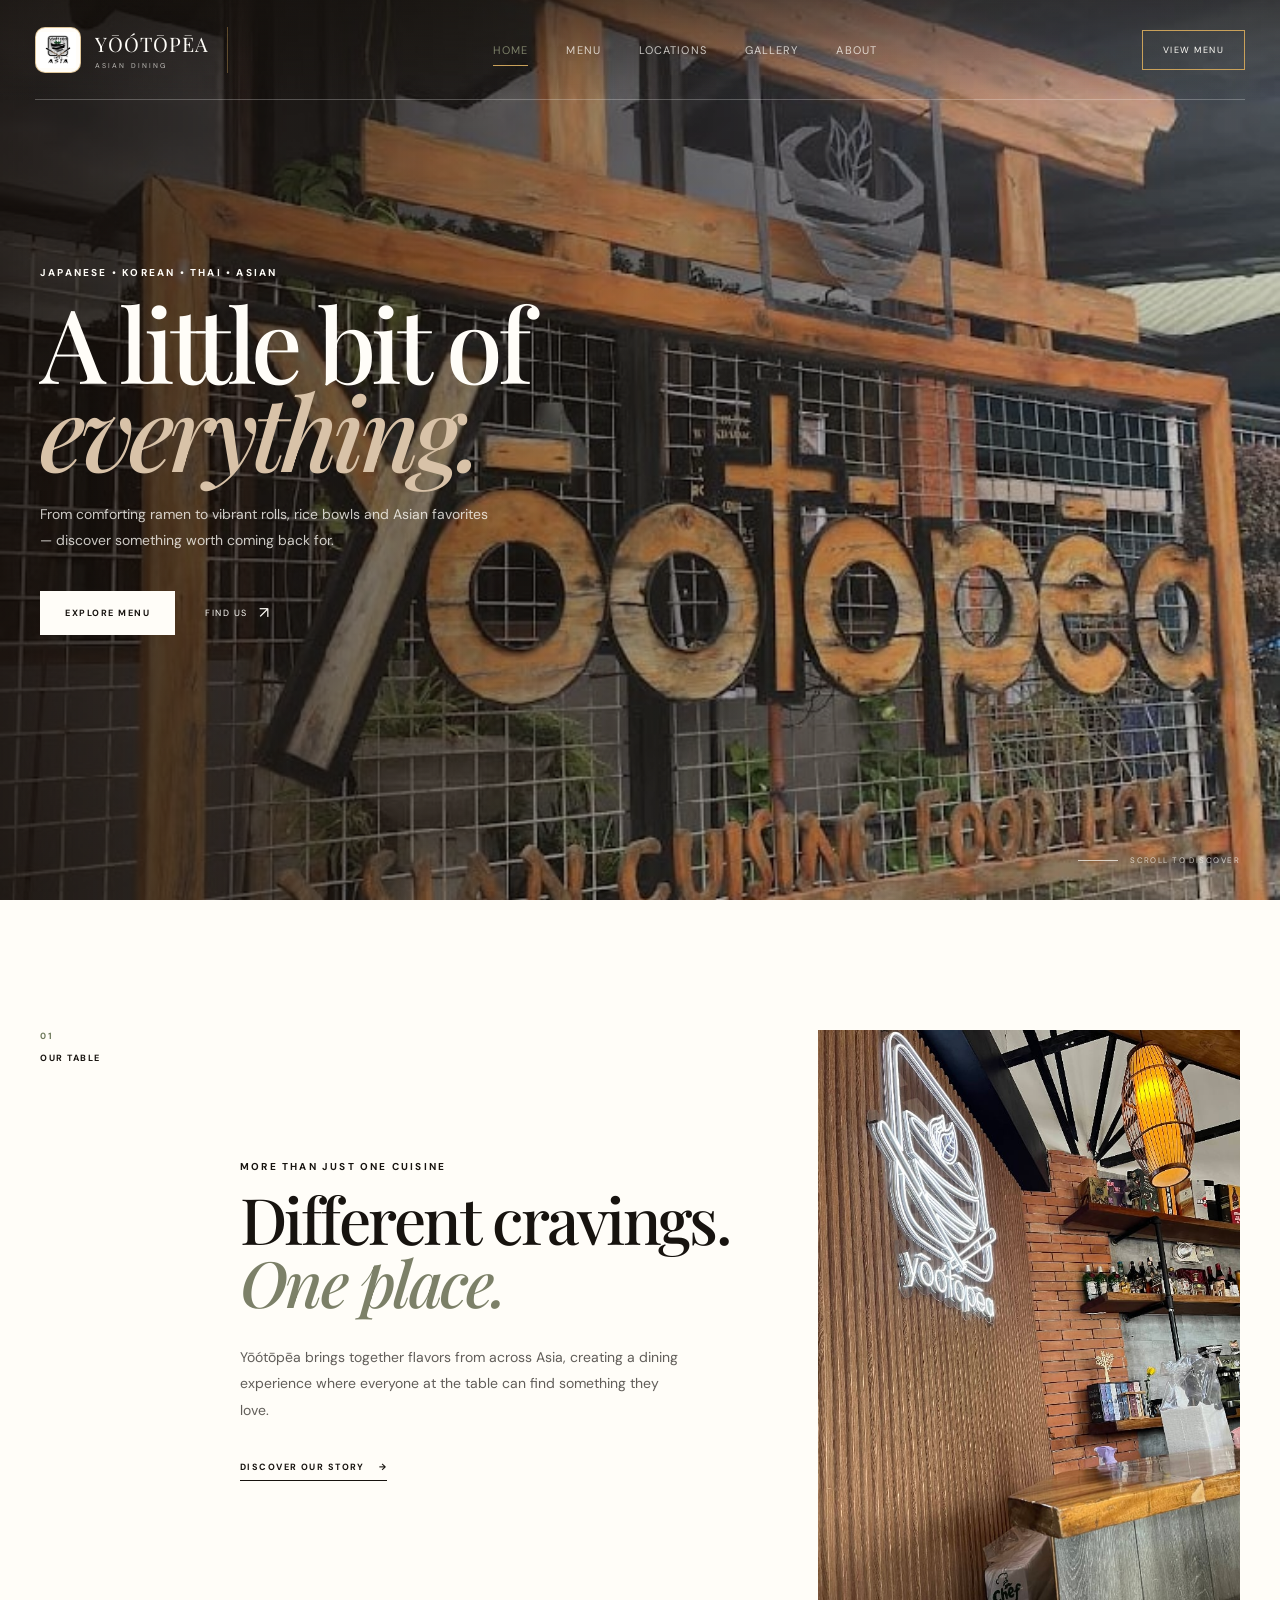
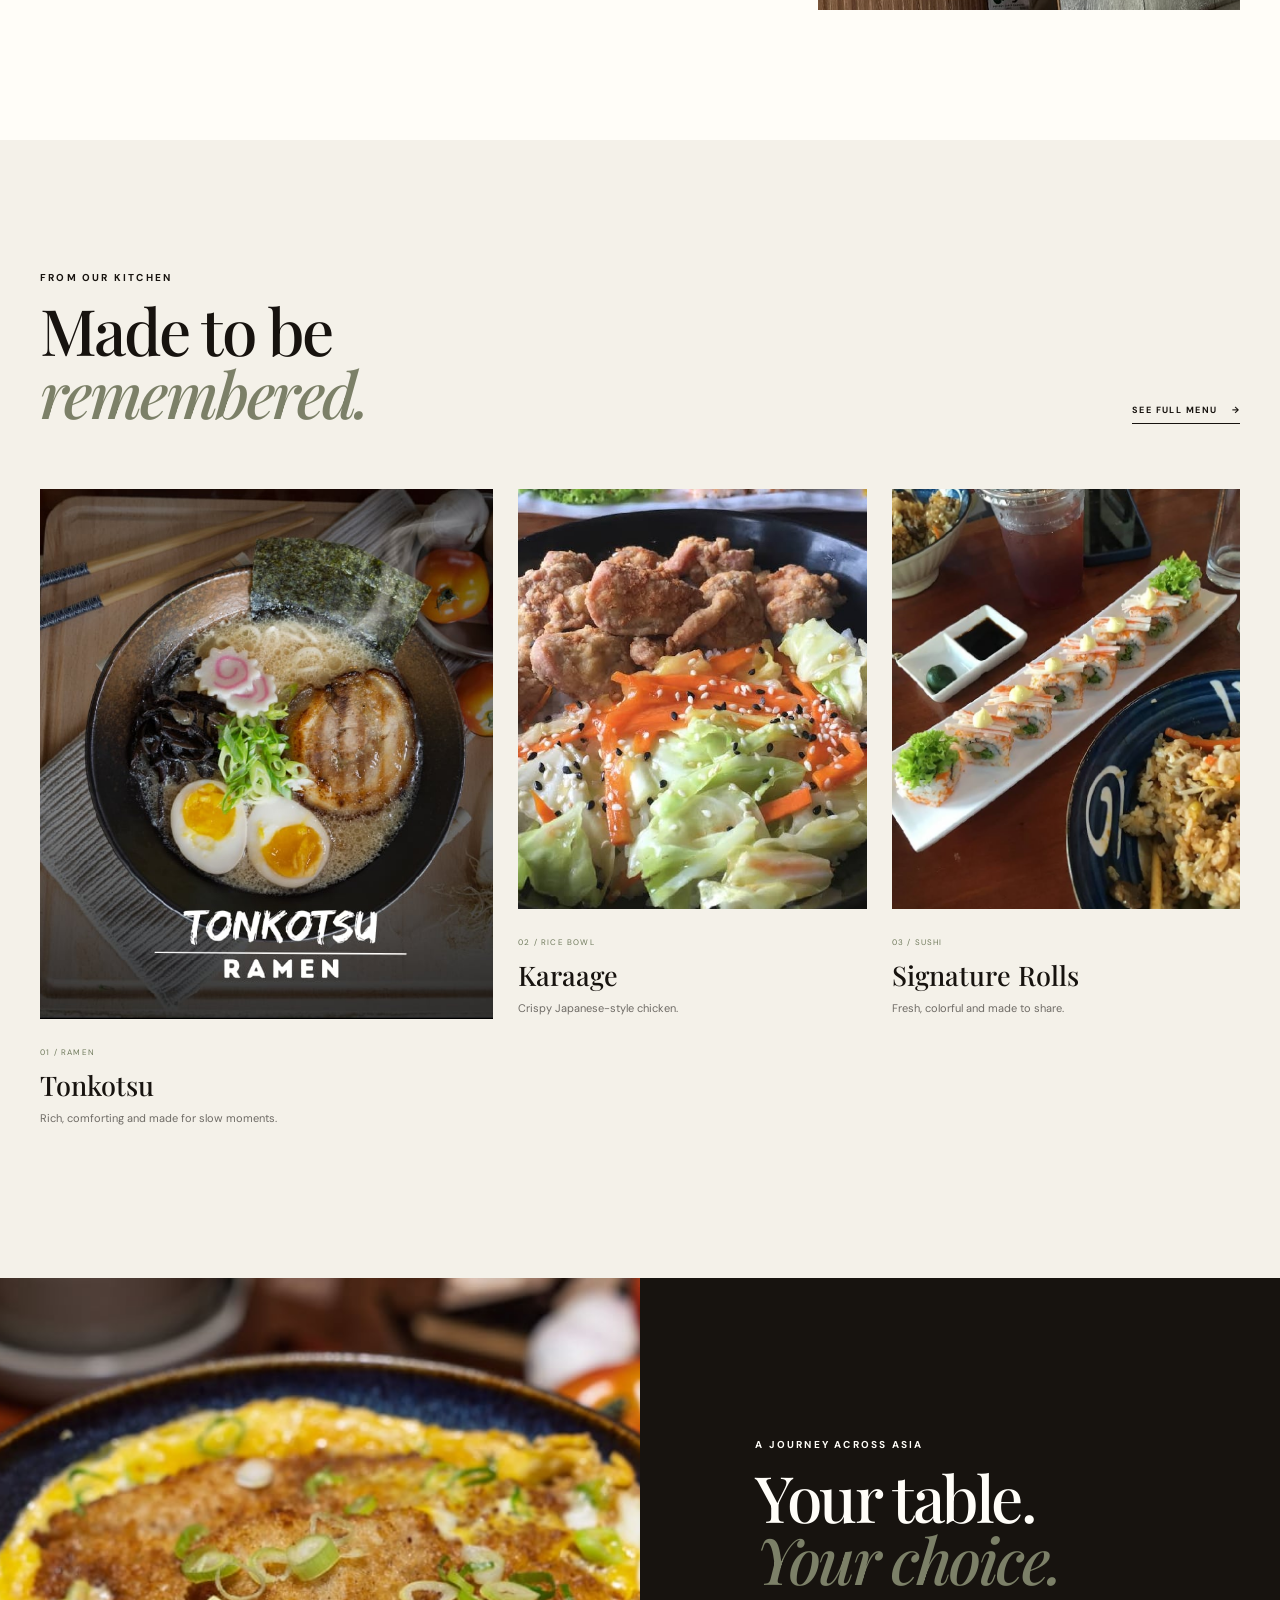
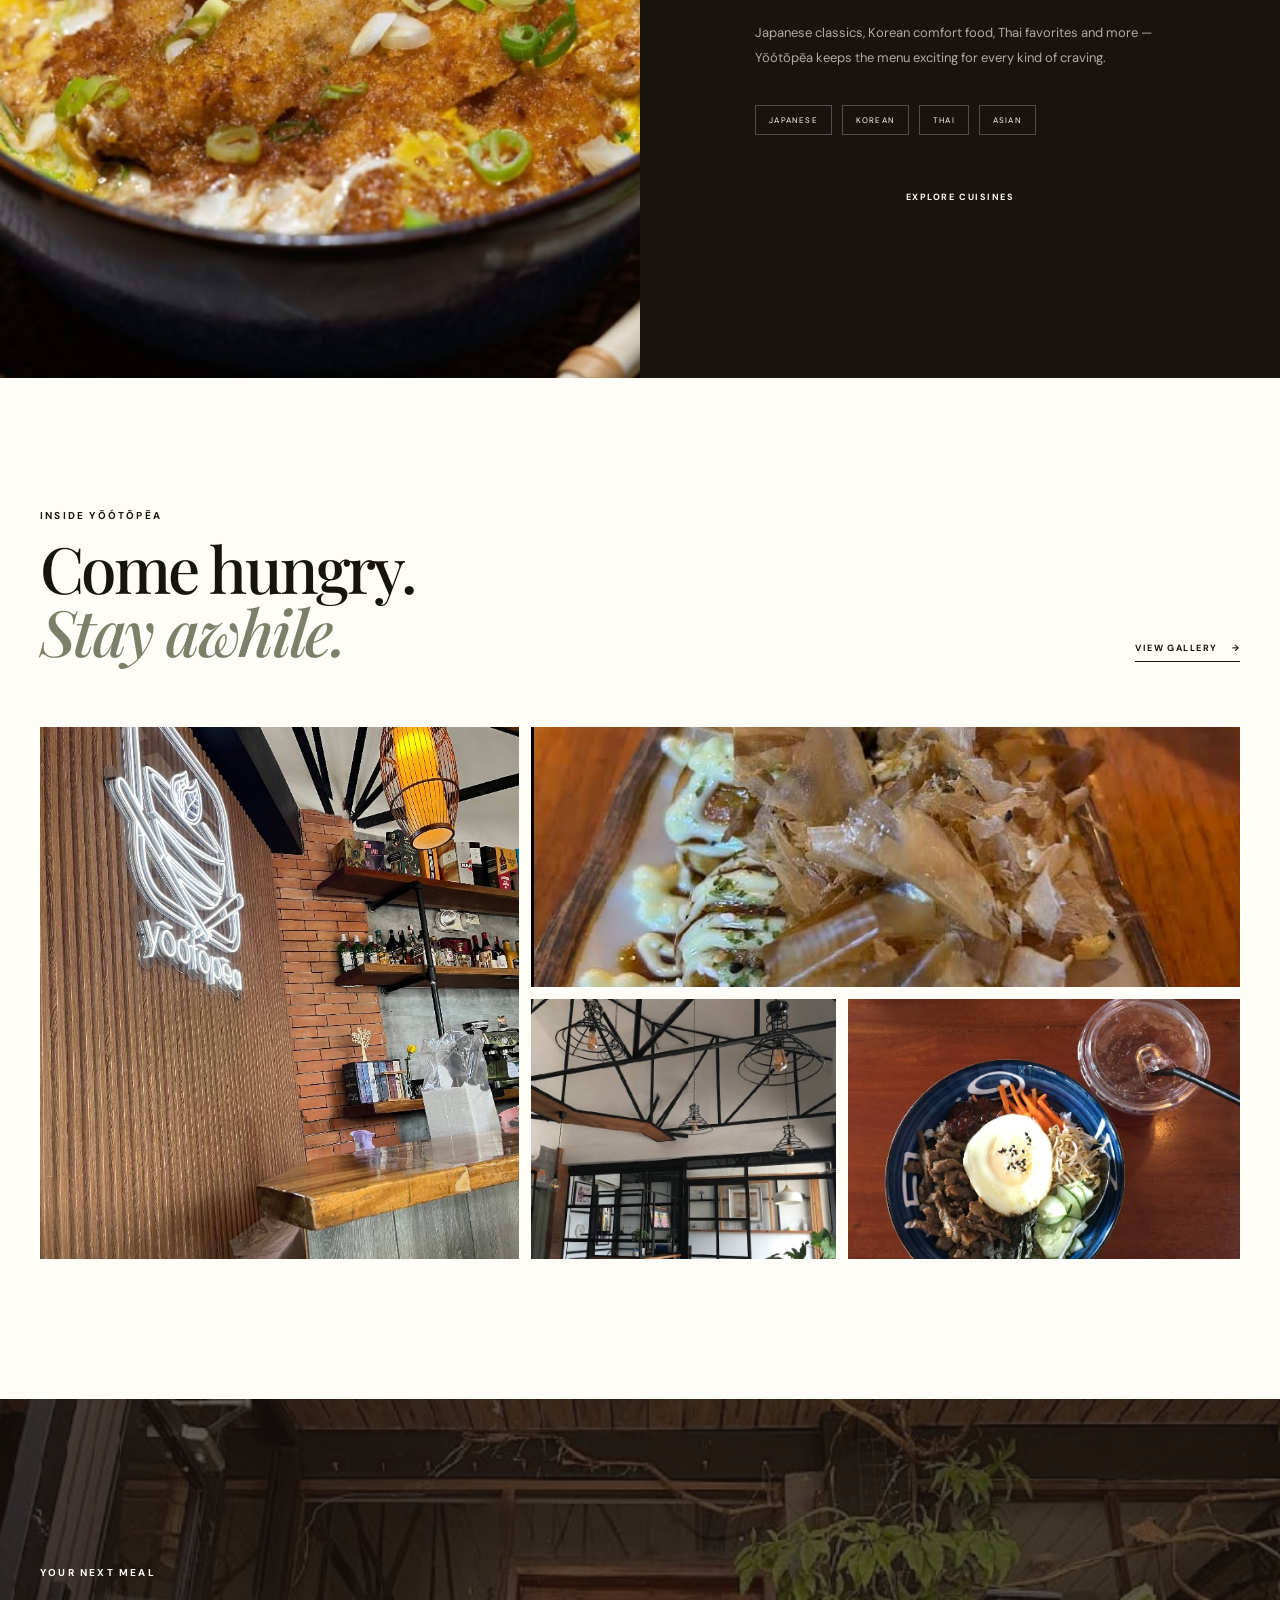
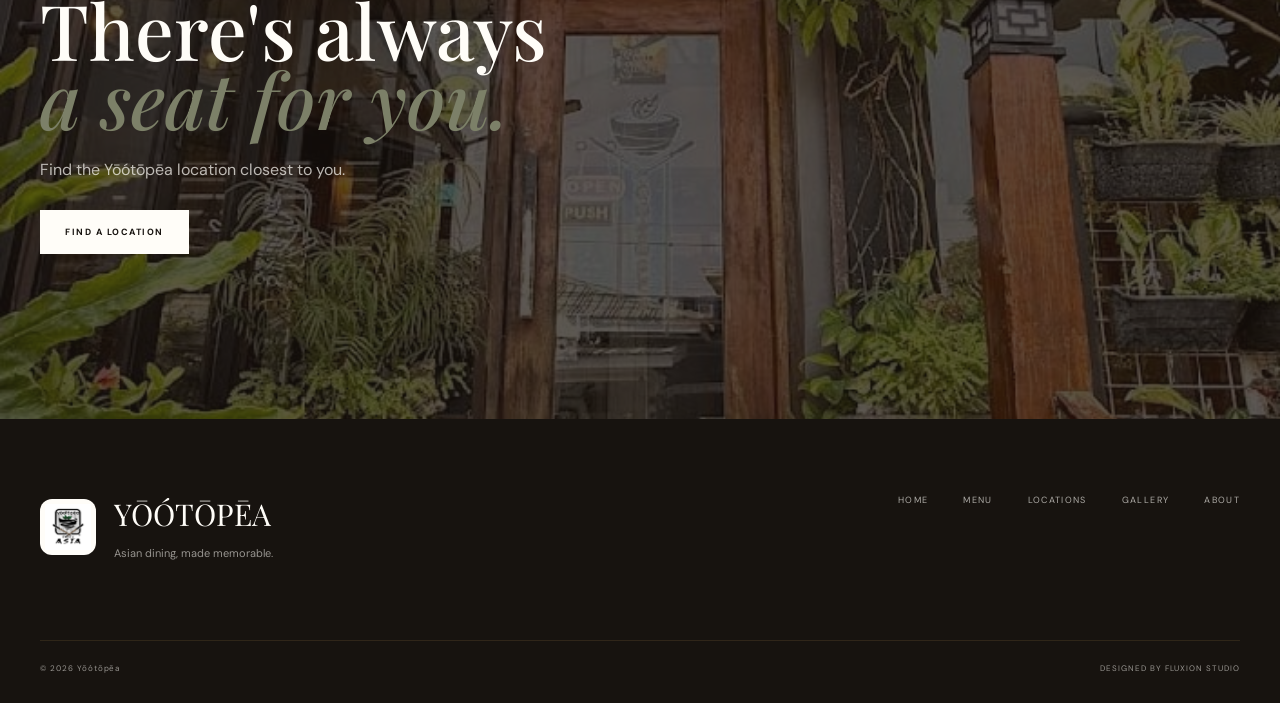
<file: index.html>
<!doctype html>
<html lang="en">
  <head>
    <meta charset="UTF-8" />
    <meta name="viewport" content="width=device-width, initial-scale=1.0" />

    <title>Yōótōpēa | Asian Dining Experience</title>

    <meta
      name="description"
      content="Yōótōpēa brings together Japanese, Korean, Thai and Asian-inspired favorites in a warm and welcoming dining experience." />

    <link rel="preconnect" href="https://fonts.googleapis.com" />
    <link rel="preconnect" href="https://fonts.gstatic.com" crossorigin />

    <link
      href="https://fonts.googleapis.com/css2?family=DM+Sans:wght@400;500;600;700&family=Playfair+Display:wght@500;600;700&display=swap"
      rel="stylesheet" />

    <link rel="stylesheet" href="main.css" />
    <link rel="stylesheet" href="home.css" />
  </head>

  <body>
    <header class="site-header">
      <div class="header-inner">
        <a href="index.html" class="logo">
          <div class="logo-mark">
            <img src="logo.png" alt="Yōótōpēa logo" />
          </div>
          <div class="logo-text">
            <span>YŌÓTŌPĒA</span>
            <small>ASIAN DINING</small>
          </div>
        </a>

        <button class="menu-toggle" aria-label="Open navigation">
          <span></span>
          <span></span>
        </button>

        <nav class="main-nav">
          <a href="index.html" class="active">Home</a>
          <a href="menu.html">Menu</a>
          <a href="locations.html">Locations</a>
          <a href="gallery.html">Gallery</a>
          <a href="about.html">About</a>
        </nav>

        <a href="menu.html" class="header-button">VIEW MENU</a>
      </div>
    </header>

    <main>
      <!-- HERO -->
      <section class="hero">
        <div class="hero-image">
          <img src="Yootopea.jpg" alt="Yōótōpēa Asian cuisine" />
        </div>

        <div class="hero-overlay"></div>

        <div class="hero-content">
          <p class="eyebrow">JAPANESE • KOREAN • THAI • ASIAN</p>

          <h1>
            A little bit of<br />
            <em>everything.</em>
          </h1>

          <p class="hero-text">
            From comforting ramen to vibrant rolls, rice bowls and Asian
            favorites — discover something worth coming back for.
          </p>

          <div class="hero-actions">
            <a href="menu.html" class="button button-light"> EXPLORE MENU </a>

            <a href="locations.html" class="text-button">
              FIND US <span>↗</span>
            </a>
          </div>
        </div>

        <div class="hero-scroll">
          <span></span>
          SCROLL TO DISCOVER
        </div>
      </section>

      <!-- INTRO -->
      <section class="intro section">
        <div class="intro-label">
          <span>01</span>
          OUR TABLE
        </div>

        <div class="intro-content">
          <p class="eyebrow">MORE THAN JUST ONE CUISINE</p>

          <h2>
            Different cravings.<br />
            <em>One place.</em>
          </h2>

          <p>
            Yōótōpēa brings together flavors from across Asia, creating a dining
            experience where everyone at the table can find something they love.
          </p>

          <a href="about.html" class="underline-link">
            DISCOVER OUR STORY <span>→</span>
          </a>
        </div>

        <div class="intro-image">
          <img src="interior-1.jpg" alt="Yōótōpēa interior" />
        </div>
      </section>

      <!-- FEATURED FOOD -->
      <section class="featured section">
        <div class="section-heading">
          <div>
            <p class="eyebrow">FROM OUR KITCHEN</p>

            <h2>
              Made to be<br />
              <em>remembered.</em>
            </h2>
          </div>

          <a href="menu.html" class="underline-link">
            SEE FULL MENU <span>→</span>
          </a>
        </div>

        <div class="food-grid">
          <article class="food-card food-card-large">
            <div class="food-image">
              <img src="ramen.jpg" alt="Yōótōpēa ramen" />
            </div>

            <div class="food-info">
              <span>01 / RAMEN</span>
              <h3>Tonkotsu</h3>
              <p>Rich, comforting and made for slow moments.</p>
            </div>
          </article>

          <article class="food-card">
            <div class="food-image">
              <img src="karaage.jpg" alt="Yōótōpēa karaage" />
            </div>

            <div class="food-info">
              <span>02 / RICE BOWL</span>
              <h3>Karaage</h3>
              <p>Crispy Japanese-style chicken.</p>
            </div>
          </article>

          <article class="food-card">
            <div class="food-image">
              <img src="sushi.jpg" alt="Yōótōpēa sushi roll" />
            </div>

            <div class="food-info">
              <span>03 / SUSHI</span>
              <h3>Signature Rolls</h3>
              <p>Fresh, colorful and made to share.</p>
            </div>
          </article>
        </div>
      </section>

      <!-- CUISINES -->
      <section class="cuisine-section">
        <div class="cuisine-image">
          <img src="katsudon.jpg" alt="Yōótōpēa Asian dish" />
        </div>

        <div class="cuisine-content">
          <p class="eyebrow">A JOURNEY ACROSS ASIA</p>

          <h2>
            Your table.<br />
            <em>Your choice.</em>
          </h2>

          <p>
            Japanese classics, Korean comfort food, Thai favorites and more —
            Yōótōpēa keeps the menu exciting for every kind of craving.
          </p>

          <div class="cuisine-list">
            <span>JAPANESE</span>
            <span>KOREAN</span>
            <span>THAI</span>
            <span>ASIAN</span>
          </div>

          <a href="menu.html" class="button button-dark"> EXPLORE CUISINES </a>
        </div>
      </section>

      <!-- GALLERY PREVIEW -->
      <section class="gallery-preview section">
        <div class="section-heading">
          <div>
            <p class="eyebrow">INSIDE YŌÓTŌPĒA</p>

            <h2>
              Come hungry.<br />
              <em>Stay awhile.</em>
            </h2>
          </div>

          <a href="gallery.html" class="underline-link">
            VIEW GALLERY <span>→</span>
          </a>
        </div>

        <div class="preview-grid">
          <img src="interior-1.jpg" alt="Yōótōpēa interior" />

          <img src="takoyaki.jpg" alt="Yōótōpēa takoyaki" />

          <img src="interior-2.jpg" alt="Yōótōpēa restaurant" />

          <img src="bibimbap.jpg" alt="Yōótōpēa bibimbap" />
        </div>
      </section>

      <!-- LOCATION CTA -->
      <section class="location-cta">
        <div class="location-cta-image">
          <img src="exterior.jpg" alt="Yōótōpēa restaurant exterior" />
        </div>

        <div class="location-cta-content">
          <p class="eyebrow">YOUR NEXT MEAL</p>

          <h2>
            There's always<br />
            <em>a seat for you.</em>
          </h2>

          <p>Find the Yōótōpēa location closest to you.</p>

          <a href="locations.html" class="button button-light">
            FIND A LOCATION
          </a>
        </div>
      </section>
    </main>

    <footer class="site-footer">
      <div class="footer-main">
        <div class="footer-brand">
          <div class="footer-logo">
            <img src="logo.png" alt="Yōótōpēa logo" />
          </div>
          <div>
            <span>YŌÓTŌPĒA</span>
            <p>Asian dining, made memorable.</p>
          </div>
        </div>

        <div class="footer-links">
          <a href="index.html">Home</a>
          <a href="menu.html">Menu</a>
          <a href="locations.html">Locations</a>
          <a href="gallery.html">Gallery</a>
          <a href="about.html">About</a>
        </div>
      </div>

      <div class="footer-bottom">
        <span>© 2026 Yōótōpēa</span>
        <span>DESIGNED BY FLUXION STUDIO</span>
      </div>
    </footer>

    <script src="script.js"></script>
  </body>
</html>
</file>
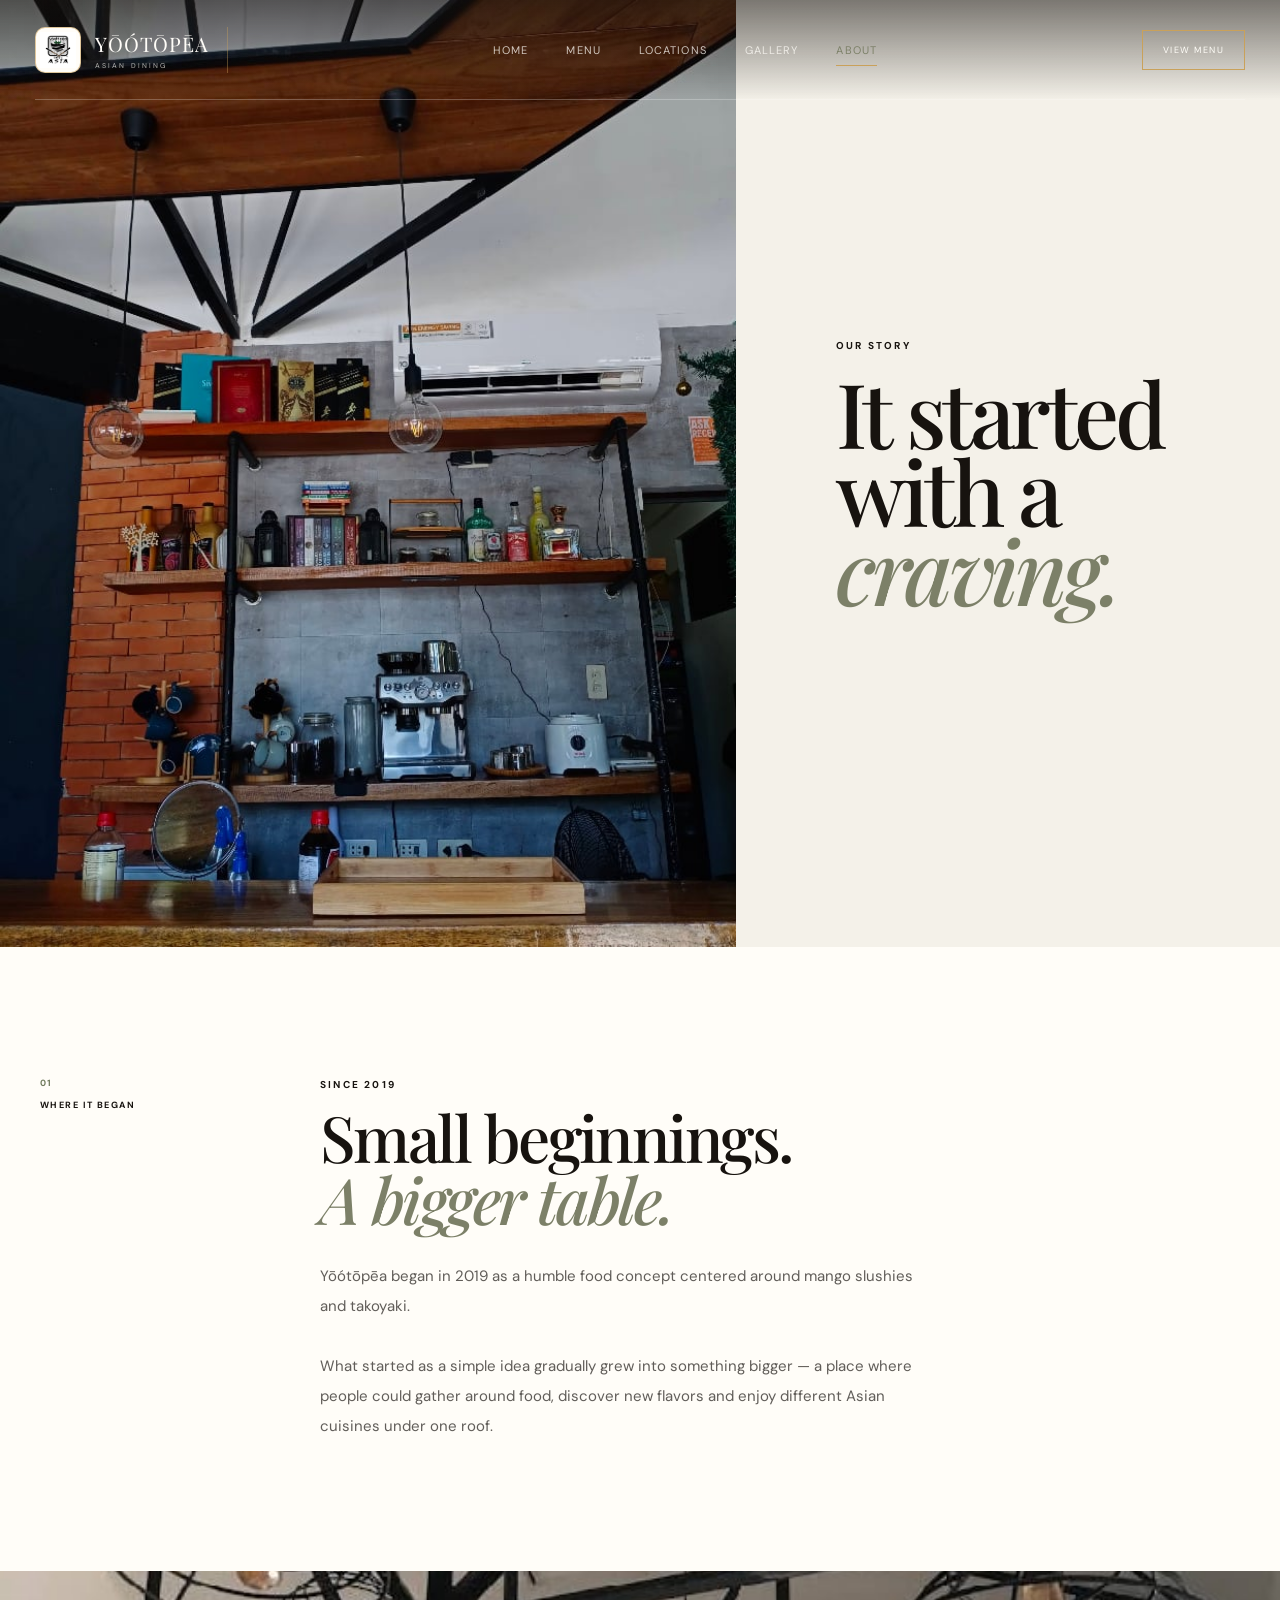
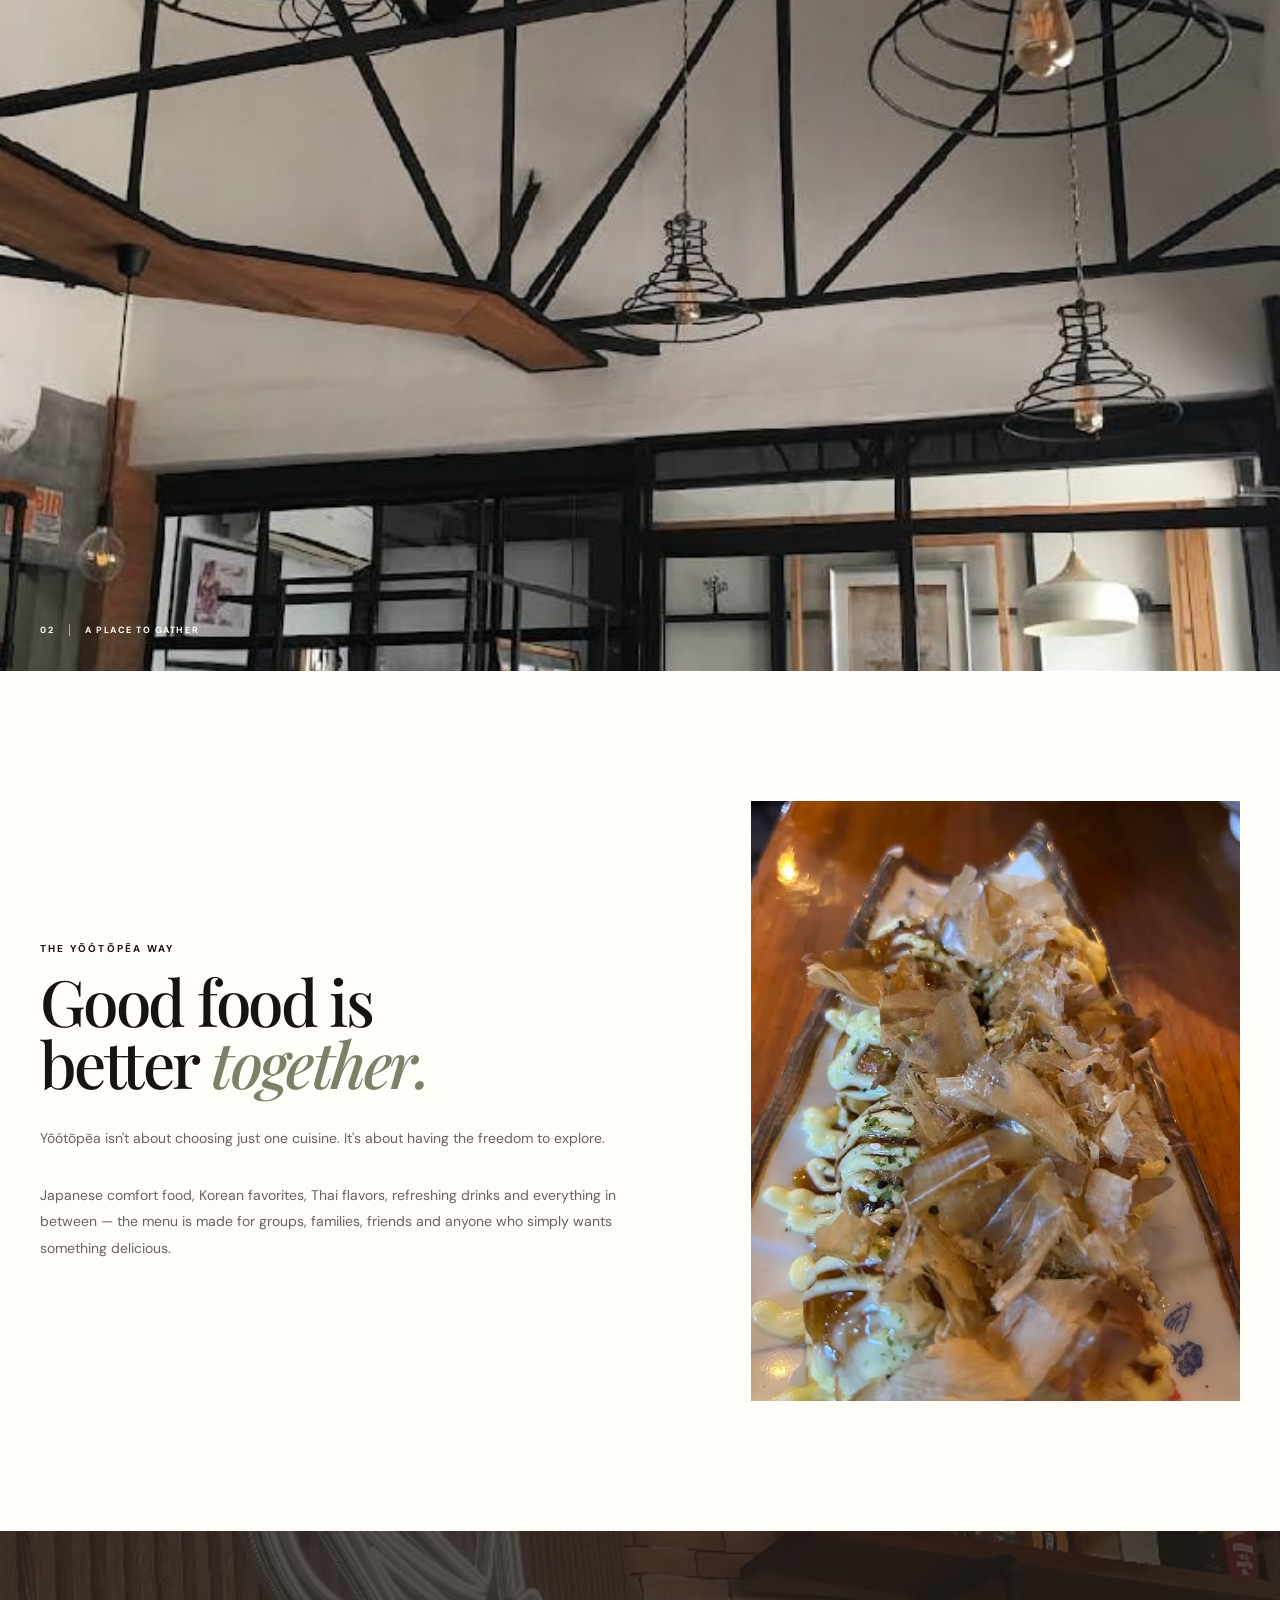
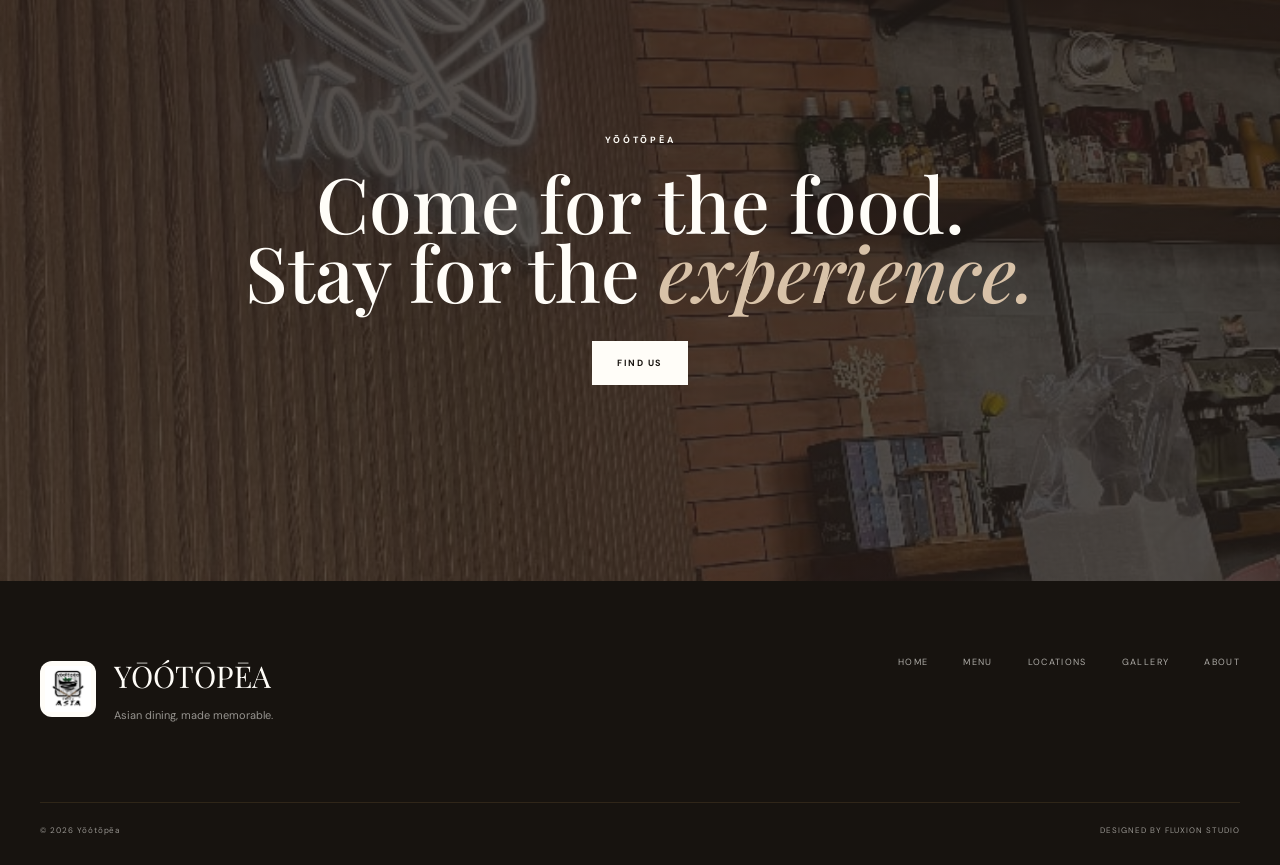
<file: about.html>
<!doctype html>
<html lang="en">
  <head>
    <meta charset="UTF-8" />
    <meta name="viewport" content="width=device-width, initial-scale=1.0" />

    <title>About | Yōótōpēa</title>

    <link rel="preconnect" href="https://fonts.googleapis.com" />
    <link rel="preconnect" href="https://fonts.gstatic.com" crossorigin />

    <link
      href="https://fonts.googleapis.com/css2?family=DM+Sans:wght@400;500;600;700&family=Playfair+Display:wght@500;600;700&display=swap"
      rel="stylesheet" />

    <link rel="stylesheet" href="main.css" />
    <link rel="stylesheet" href="about.css" />
  </head>

  <body>
    <header class="site-header">
      <div class="header-inner">
        <a href="index.html" class="logo">
          <div class="logo-mark">
            <img src="logo.png" alt="Yōótōpēa logo" />
          </div>
          <div class="logo-text">
            <span>YŌÓTŌPĒA</span>
            <small>ASIAN DINING</small>
          </div>
        </a>

        <button class="menu-toggle">
          <span></span>
          <span></span>
        </button>

        <nav class="main-nav">
          <a href="index.html">Home</a>
          <a href="menu.html">Menu</a>
          <a href="locations.html">Locations</a>
          <a href="gallery.html">Gallery</a>
          <a href="about.html" class="active">About</a>
        </nav>

        <a href="menu.html" class="header-button">VIEW MENU</a>
      </div>
    </header>

    <main>
      <section class="about-hero">
        <div class="about-hero-image">
          <img src="about.jpg" alt="Yōótōpēa restaurant" />
        </div>

        <div class="about-hero-content">
          <p class="eyebrow">OUR STORY</p>

          <h1>
            It started<br />
            with a <em>craving.</em>
          </h1>
        </div>
      </section>

      <section class="story-section section">
        <div class="story-label">
          <span>01</span>
          WHERE IT BEGAN
        </div>

        <div class="story-content">
          <p class="eyebrow">SINCE 2019</p>

          <h2>
            Small beginnings.<br />
            <em>A bigger table.</em>
          </h2>

          <p>
            Yōótōpēa began in 2019 as a humble food concept centered around
            mango slushies and takoyaki.
          </p>

          <p>
            What started as a simple idea gradually grew into something bigger —
            a place where people could gather around food, discover new flavors
            and enjoy different Asian cuisines under one roof.
          </p>
        </div>
      </section>

      <section class="about-image-section">
        <img src="interior-2.jpg" alt="Yōótōpēa dining space" />

        <div class="about-image-caption">
          <span>02</span>
          A PLACE TO GATHER
        </div>
      </section>

      <section class="philosophy section">
        <div class="philosophy-content">
          <p class="eyebrow">THE YŌÓTŌPĒA WAY</p>

          <h2>
            Good food is<br />
            better <em>together.</em>
          </h2>

          <p>
            Yōótōpēa isn't about choosing just one cuisine. It's about having
            the freedom to explore.
          </p>

          <p>
            Japanese comfort food, Korean favorites, Thai flavors, refreshing
            drinks and everything in between — the menu is made for groups,
            families, friends and anyone who simply wants something delicious.
          </p>
        </div>

        <div class="philosophy-image">
          <img src="takoyaki.jpg" alt="Yōótōpēa takoyaki" />
        </div>
      </section>

      <section class="about-quote">
        <div>
          <span>YŌÓTŌPĒA</span>

          <h2>
            Come for the food.<br />
            Stay for the <em>experience.</em>
          </h2>

          <a href="locations.html" class="button button-light"> FIND US </a>
        </div>
      </section>
    </main>

    <footer class="site-footer">
      <div class="footer-main">
        <div class="footer-brand">
          <div class="footer-logo">
            <img src="logo.png" alt="Yōótōpēa logo" />
          </div>
          <div>
            <span>YŌÓTŌPĒA</span>
            <p>Asian dining, made memorable.</p>
          </div>
        </div>

        <div class="footer-links">
          <a href="index.html">Home</a>
          <a href="menu.html">Menu</a>
          <a href="locations.html">Locations</a>
          <a href="gallery.html">Gallery</a>
          <a href="about.html">About</a>
        </div>
      </div>

      <div class="footer-bottom">
        <span>© 2026 Yōótōpēa</span>
        <span>DESIGNED BY FLUXION STUDIO</span>
      </div>
    </footer>

    <script src="script.js"></script>
  </body>
</html>
</file>
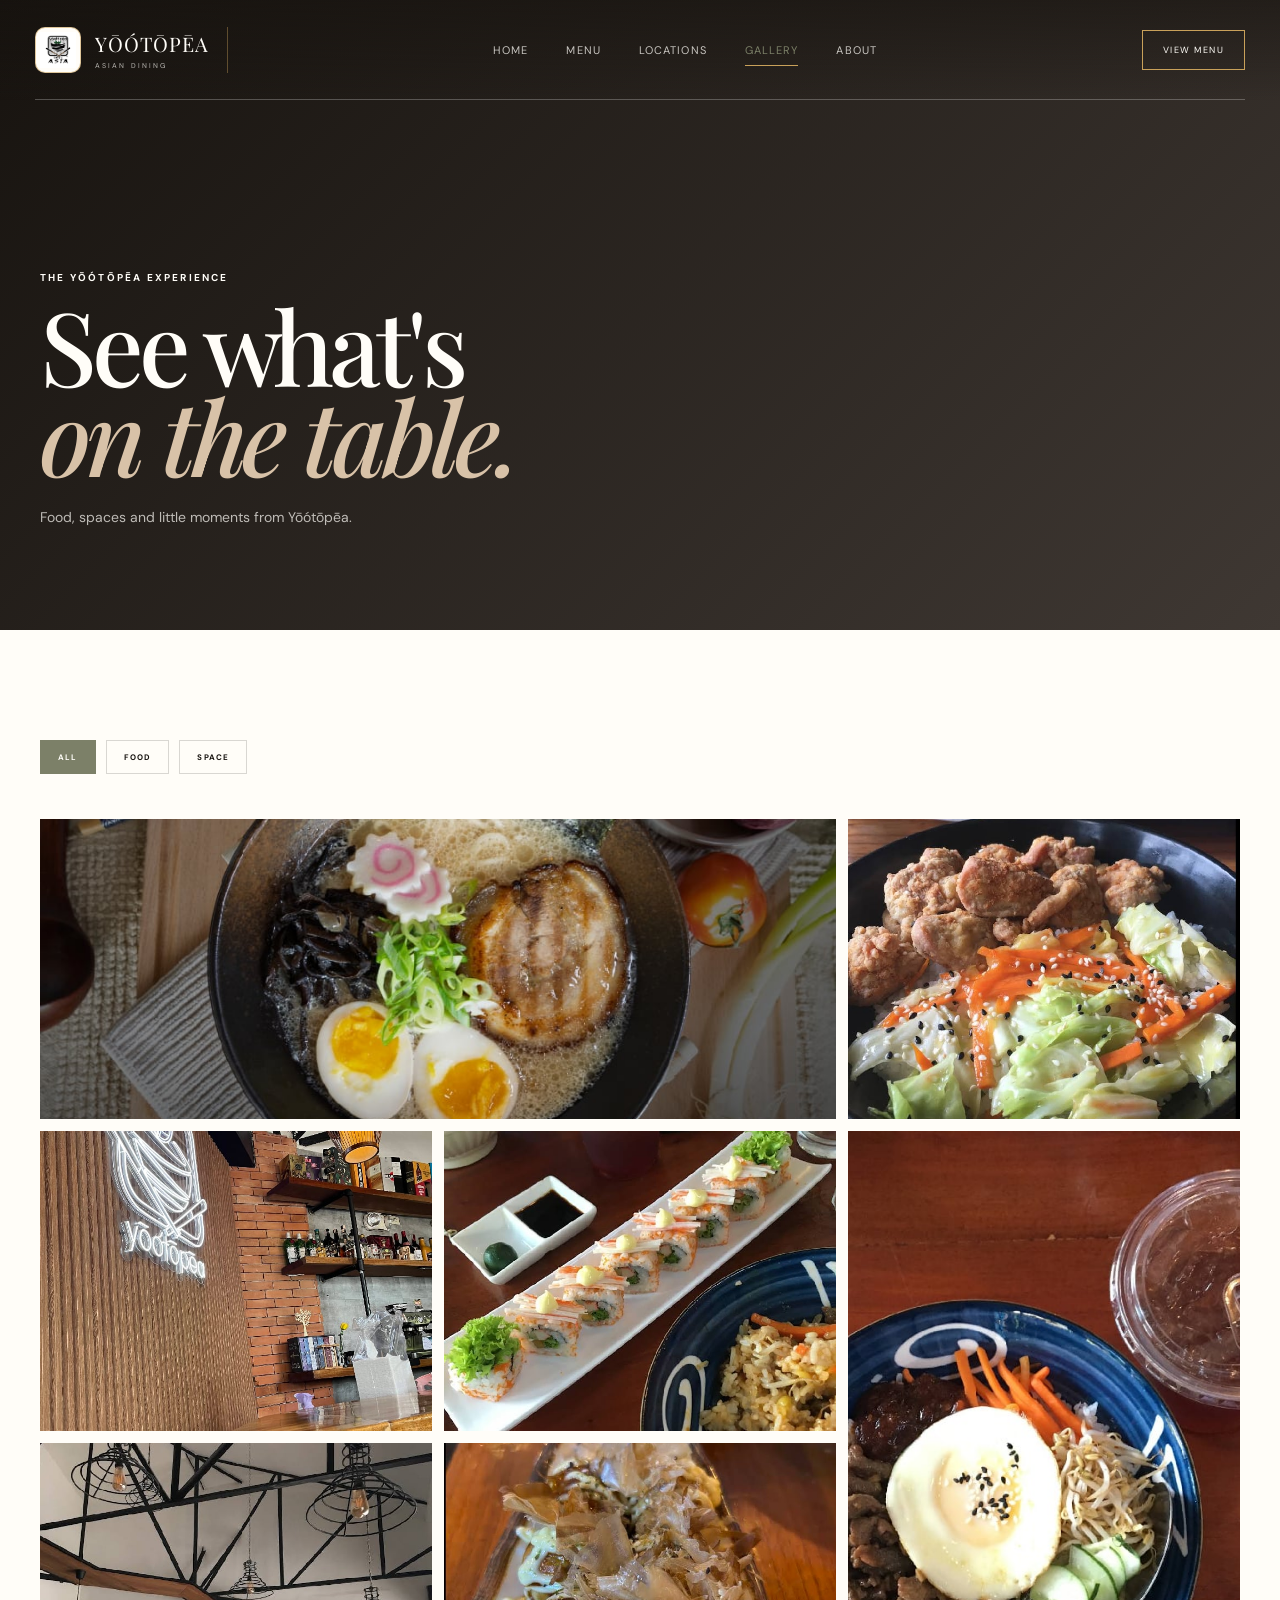
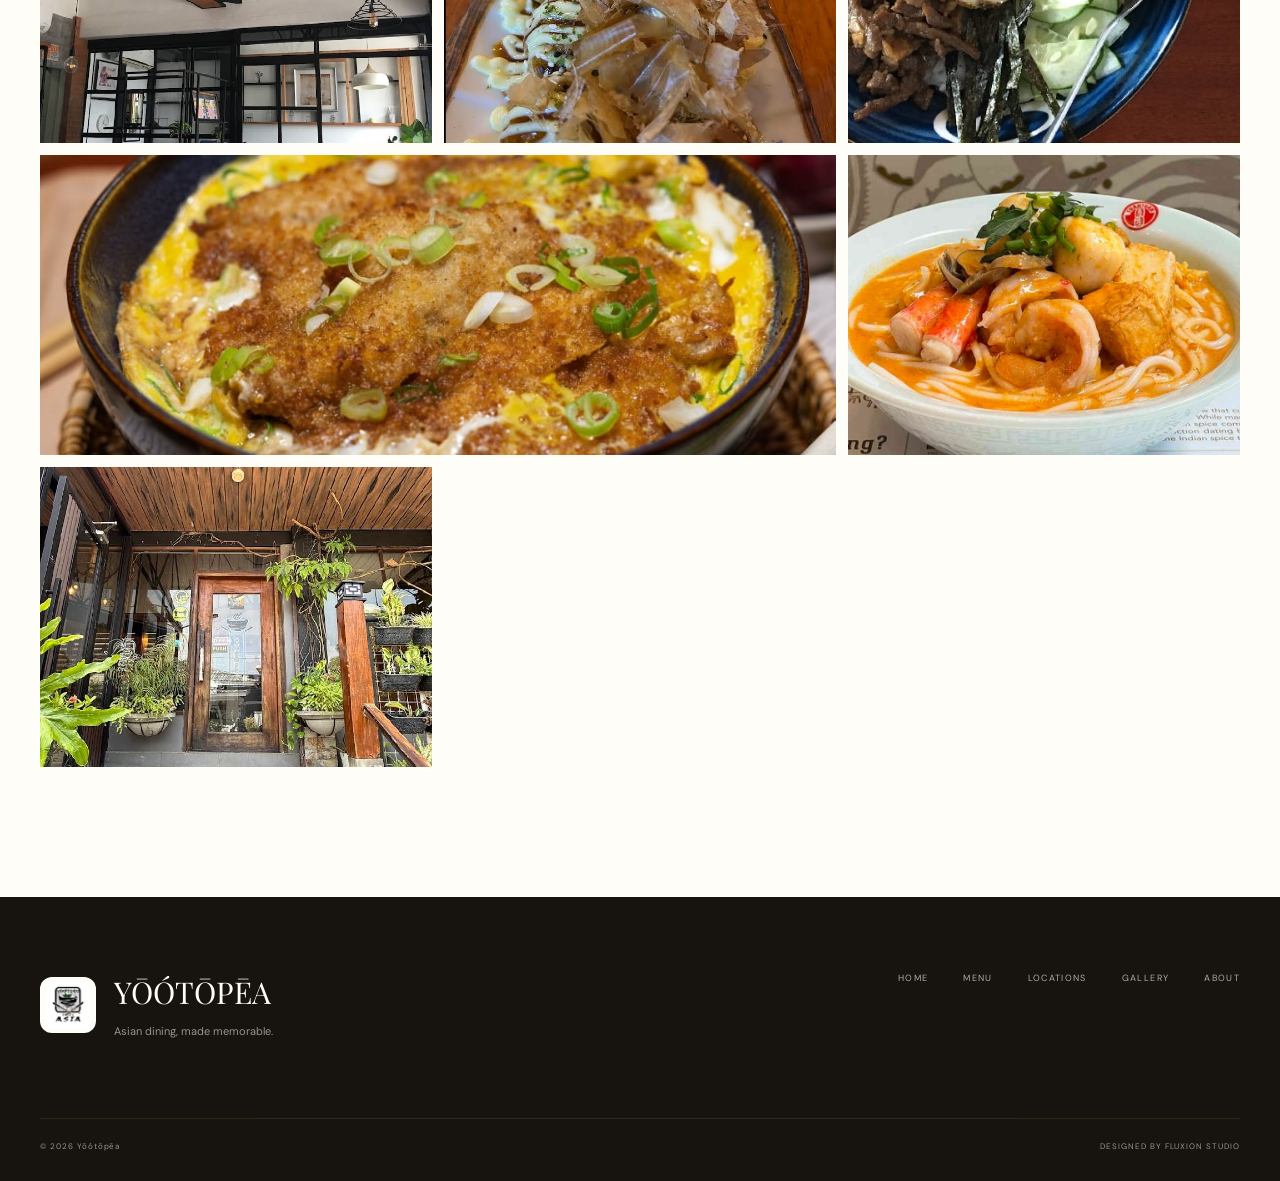
<file: gallery.html>
<!doctype html>
<html lang="en">
  <head>
    <meta charset="UTF-8" />
    <meta name="viewport" content="width=device-width, initial-scale=1.0" />

    <title>Gallery | Yōótōpēa</title>

    <link rel="preconnect" href="https://fonts.googleapis.com" />
    <link rel="preconnect" href="https://fonts.gstatic.com" crossorigin />

    <link
      href="https://fonts.googleapis.com/css2?family=DM+Sans:wght@400;500;600;700&family=Playfair+Display:wght@500;600;700&display=swap"
      rel="stylesheet" />

    <link rel="stylesheet" href="main.css" />
    <link rel="stylesheet" href="gallery.css" />
  </head>

  <body>
    <header class="site-header">
      <div class="header-inner">
        <a href="index.html" class="logo">
          <div class="logo-mark">
            <img src="logo.png" alt="Yōótōpēa logo" />
          </div>
          <div class="logo-text">
            <span>YŌÓTŌPĒA</span>
            <small>ASIAN DINING</small>
          </div>
        </a>

        <button class="menu-toggle">
          <span></span>
          <span></span>
        </button>

        <nav class="main-nav">
          <a href="index.html">Home</a>
          <a href="menu.html">Menu</a>
          <a href="locations.html">Locations</a>
          <a href="gallery.html" class="active">Gallery</a>
          <a href="about.html">About</a>
        </nav>

        <a href="menu.html" class="header-button">VIEW MENU</a>
      </div>
    </header>

    <main>
      <section class="page-hero">
        <div class="page-hero-content">
          <p class="eyebrow">THE YŌÓTŌPĒA EXPERIENCE</p>

          <h1>
            See what's<br />
            <em>on the table.</em>
          </h1>

          <p>Food, spaces and little moments from Yōótōpēa.</p>
        </div>
      </section>

      <section class="gallery-section section">
        <div class="gallery-filter">
          <button class="gallery-filter-btn active" data-filter="all">
            ALL
          </button>

          <button class="gallery-filter-btn" data-filter="food">FOOD</button>

          <button class="gallery-filter-btn" data-filter="space">SPACE</button>
        </div>

        <div class="gallery-grid">
          <figure class="gallery-item gallery-wide" data-type="food">
            <img src="ramen.jpg" alt="Yōótōpēa ramen" />
          </figure>

          <figure class="gallery-item" data-type="food">
            <img src="karaage.jpg" alt="Yōótōpēa karaage" />
          </figure>

          <figure class="gallery-item" data-type="space">
            <img src="interior-1.jpg" alt="Yōótōpēa interior" />
          </figure>

          <figure class="gallery-item" data-type="food">
            <img src="sushi.jpg" alt="Yōótōpēa sushi" />
          </figure>

          <figure class="gallery-item gallery-tall" data-type="food">
            <img src="bibimbap.jpg" alt="Yōótōpēa bibimbap" />
          </figure>

          <figure class="gallery-item" data-type="space">
            <img src="interior-2.jpg" alt="Yōótōpēa interior" />
          </figure>

          <figure class="gallery-item" data-type="food">
            <img src="takoyaki.jpg" alt="Yōótōpēa takoyaki" />
          </figure>

          <figure class="gallery-item gallery-wide" data-type="food">
            <img src="katsudon.jpg" alt="Yōótōpēa Pad Thai" />
          </figure>

          <figure class="gallery-item" data-type="food">
            <img src="laksa.jpg" alt="Yōótōpēa Laksa" />
          </figure>

          <figure class="gallery-item" data-type="space">
            <img src="exterior.jpg" alt="Yōótōpēa exterior" />
          </figure>
        </div>
      </section>
    </main>

    <footer class="site-footer">
      <div class="footer-main">
        <div class="footer-brand">
          <div class="footer-logo">
            <img src="logo.png" alt="Yōótōpēa logo" />
          </div>
          <div>
            <span>YŌÓTŌPĒA</span>
            <p>Asian dining, made memorable.</p>
          </div>
        </div>

        <div class="footer-links">
          <a href="index.html">Home</a>
          <a href="menu.html">Menu</a>
          <a href="locations.html">Locations</a>
          <a href="gallery.html">Gallery</a>
          <a href="about.html">About</a>
        </div>
      </div>

      <div class="footer-bottom">
        <span>© 2026 Yōótōpēa</span>
        <span>DESIGNED BY FLUXION STUDIO</span>
      </div>
    </footer>

    <script src="script.js"></script>
  </body>
</html>
</file>
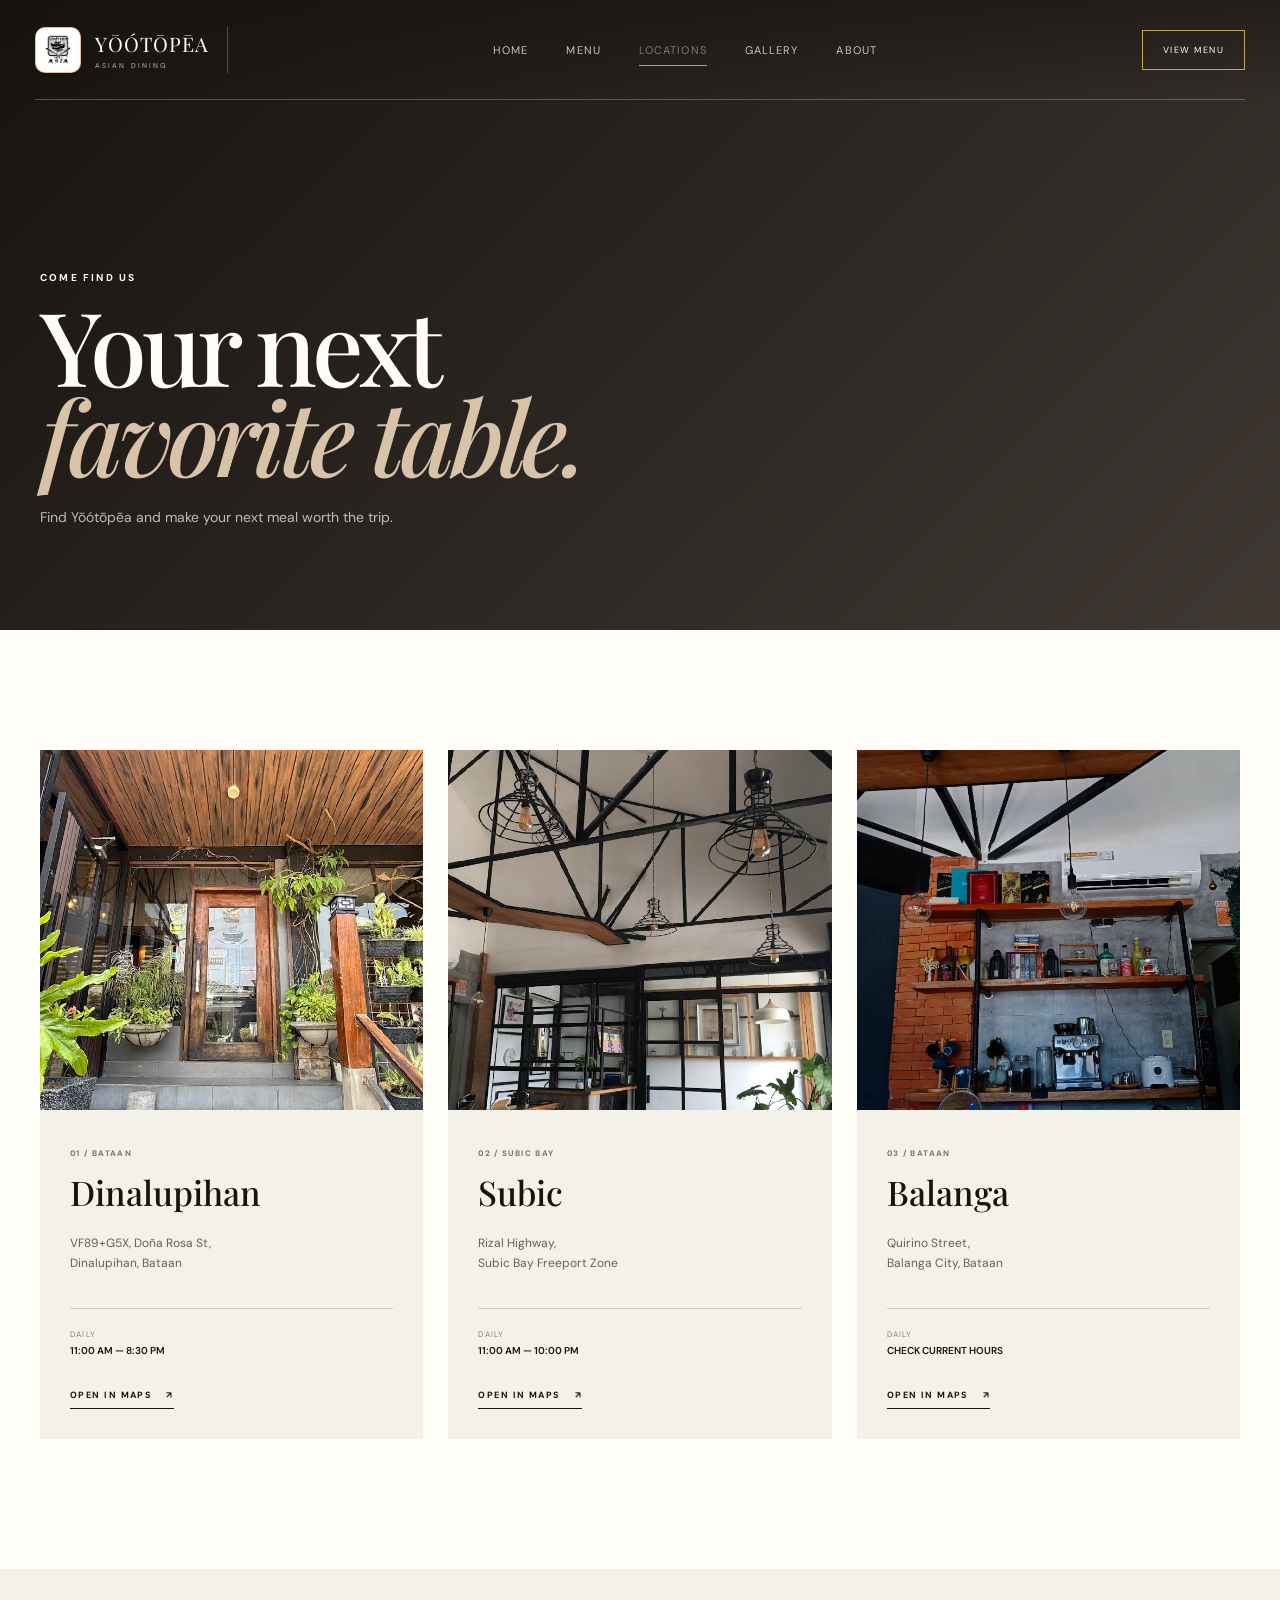
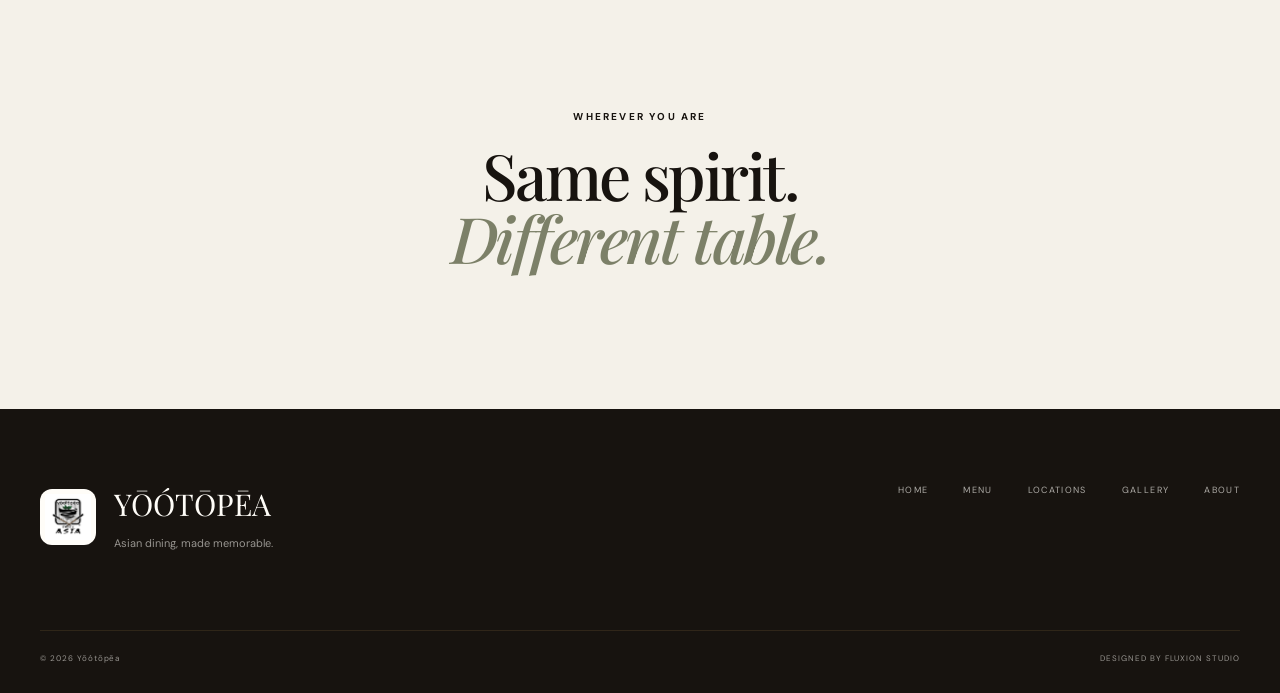
<file: locations.html>
<!doctype html>
<html lang="en">
  <head>
    <meta charset="UTF-8" />
    <meta name="viewport" content="width=device-width, initial-scale=1.0" />

    <title>Locations | Yōótōpēa</title>

    <link rel="preconnect" href="https://fonts.googleapis.com" />
    <link rel="preconnect" href="https://fonts.gstatic.com" crossorigin />

    <link
      href="https://fonts.googleapis.com/css2?family=DM+Sans:wght@400;500;600;700&family=Playfair+Display:wght@500;600;700&display=swap"
      rel="stylesheet" />

    <link rel="stylesheet" href="main.css" />
    <link rel="stylesheet" href="locations.css" />
  </head>

  <body>
    <header class="site-header">
      <div class="header-inner">
        <a href="index.html" class="logo">
          <div class="logo-mark">
            <img src="logo.png" alt="Yōótōpēa logo" />
          </div>
          <div class="logo-text">
            <span>YŌÓTŌPĒA</span>
            <small>ASIAN DINING</small>
          </div>
        </a>

        <button class="menu-toggle">
          <span></span>
          <span></span>
        </button>

        <nav class="main-nav">
          <a href="index.html">Home</a>
          <a href="menu.html">Menu</a>
          <a href="locations.html" class="active">Locations</a>
          <a href="gallery.html">Gallery</a>
          <a href="about.html">About</a>
        </nav>

        <a href="menu.html" class="header-button">VIEW MENU</a>
      </div>
    </header>

    <main>
      <section class="page-hero">
        <div class="page-hero-content">
          <p class="eyebrow">COME FIND US</p>

          <h1>
            Your next<br />
            <em>favorite table.</em>
          </h1>

          <p>Find Yōótōpēa and make your next meal worth the trip.</p>
        </div>
      </section>

      <section class="locations-section section">
        <div class="location-grid">
          <article class="location-card">
            <div class="location-image">
              <img src="exterior.jpg" alt="Yōótōpēa Dinalupihan" />
            </div>

            <div class="location-info">
              <span>01 / BATAAN</span>

              <h2>Dinalupihan</h2>

              <p>
                VF89+G5X, Doña Rosa St,<br />
                Dinalupihan, Bataan
              </p>

              <div class="location-hours">
                <span>DAILY</span>
                <strong>11:00 AM — 8:30 PM</strong>
              </div>

              <a
                href="https://www.google.com/maps/search/?api=1&query=Yōótōpēa%20Dinalupihan"
                target="_blank"
                rel="noopener"
                class="underline-link">
                OPEN IN MAPS <span>↗</span>
              </a>
            </div>
          </article>

          <article class="location-card">
            <div class="location-image">
              <img src="interior-2.jpg" alt="Yōótōpēa Subic" />
            </div>

            <div class="location-info">
              <span>02 / SUBIC BAY</span>

              <h2>Subic</h2>

              <p>
                Rizal Highway,<br />
                Subic Bay Freeport Zone
              </p>

              <div class="location-hours">
                <span>DAILY</span>
                <strong>11:00 AM — 10:00 PM</strong>
              </div>

              <a
                href="https://www.google.com/maps/search/?api=1&query=Yōótōpēa%20Subic%20Bay"
                target="_blank"
                rel="noopener"
                class="underline-link">
                OPEN IN MAPS <span>↗</span>
              </a>
            </div>
          </article>

          <article class="location-card">
            <div class="location-image">
              <img src="about.jpg" alt="Yōótōpēa Balanga" />
            </div>

            <div class="location-info">
              <span>03 / BATAAN</span>

              <h2>Balanga</h2>

              <p>
                Quirino Street,<br />
                Balanga City, Bataan
              </p>

              <div class="location-hours">
                <span>DAILY</span>
                <strong>CHECK CURRENT HOURS</strong>
              </div>

              <a
                href="https://www.google.com/maps/search/?api=1&query=Yōótōpēa%20Balanga"
                target="_blank"
                rel="noopener"
                class="underline-link">
                OPEN IN MAPS <span>↗</span>
              </a>
            </div>
          </article>
        </div>
      </section>

      <section class="location-note">
        <p class="eyebrow">WHEREVER YOU ARE</p>

        <h2>
          Same spirit.<br />
          <em>Different table.</em>
        </h2>
      </section>
    </main>

    <footer class="site-footer">
      <div class="footer-main">
        <div class="footer-brand">
          <div class="footer-logo">
            <img src="logo.png" alt="Yōótōpēa logo" />
          </div>
          <div>
            <span>YŌÓTŌPĒA</span>
            <p>Asian dining, made memorable.</p>
          </div>
        </div>

        <div class="footer-links">
          <a href="index.html">Home</a>
          <a href="menu.html">Menu</a>
          <a href="locations.html">Locations</a>
          <a href="gallery.html">Gallery</a>
          <a href="about.html">About</a>
        </div>
      </div>

      <div class="footer-bottom">
        <span>© 2026 Yōótōpēa</span>
        <span>DESIGNED BY FLUXION STUDIO</span>
      </div>
    </footer>

    <script src="script.js"></script>
  </body>
</html>
</file>
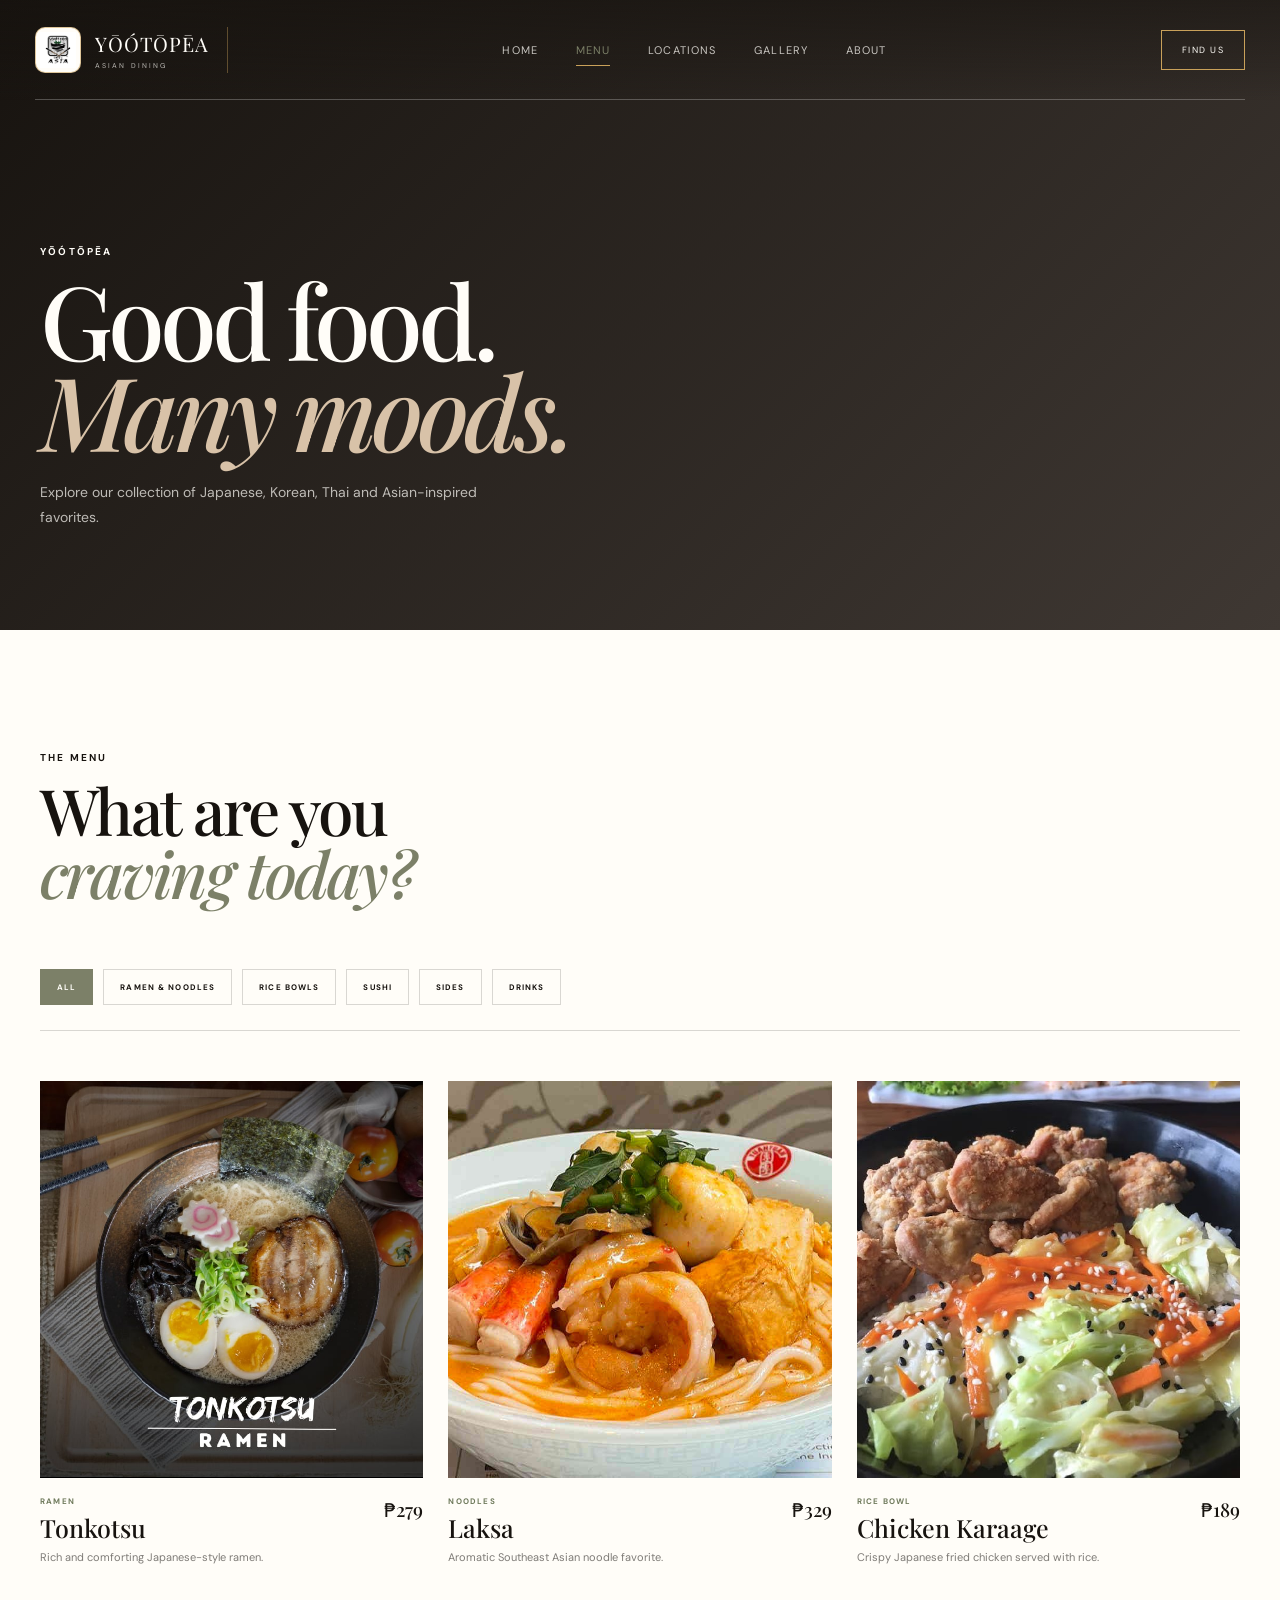
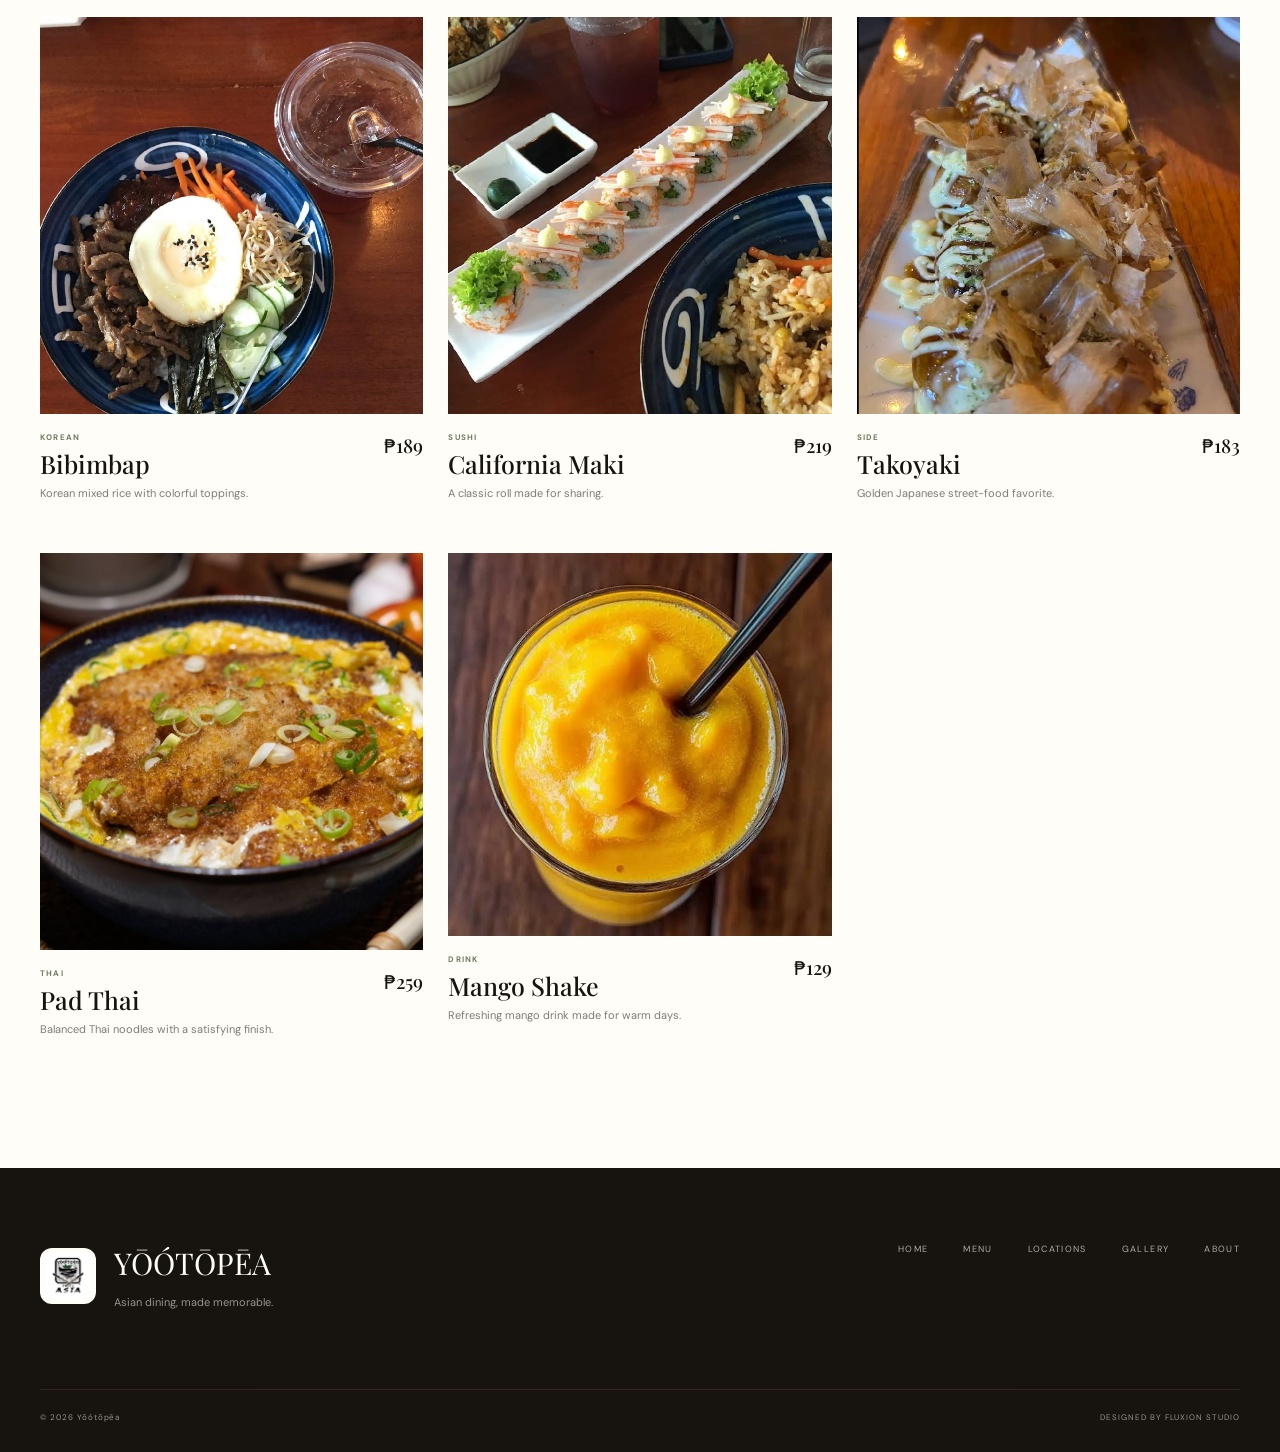
<file: menu.html>
<!doctype html>
<html lang="en">
  <head>
    <meta charset="UTF-8" />
    <meta name="viewport" content="width=device-width, initial-scale=1.0" />

    <title>Menu | Yōótōpēa</title>

    <link rel="preconnect" href="https://fonts.googleapis.com" />
    <link rel="preconnect" href="https://fonts.gstatic.com" crossorigin />

    <link
      href="https://fonts.googleapis.com/css2?family=DM+Sans:wght@400;500;600;700&family=Playfair+Display:wght@500;600;700&display=swap"
      rel="stylesheet" />

    <link rel="stylesheet" href="main.css" />
    <link rel="stylesheet" href="menu.css" />
  </head>

  <body>
    <header class="site-header">
      <div class="header-inner">
        <a href="index.html" class="logo">
          <div class="logo-mark">
            <img src="logo.png" alt="Yōótōpēa logo" />
          </div>
          <div class="logo-text">
            <span>YŌÓTŌPĒA</span>
            <small>ASIAN DINING</small>
          </div>
        </a>

        <button class="menu-toggle" aria-label="Open navigation">
          <span></span>
          <span></span>
        </button>

        <nav class="main-nav">
          <a href="index.html">Home</a>
          <a href="menu.html" class="active">Menu</a>
          <a href="locations.html">Locations</a>
          <a href="gallery.html">Gallery</a>
          <a href="about.html">About</a>
        </nav>

        <a href="locations.html" class="header-button">FIND US</a>
      </div>
    </header>

    <main>
      <section class="page-hero">
        <div class="page-hero-content">
          <p class="eyebrow">YŌÓTŌPĒA</p>

          <h1>
            Good food.<br />
            <em>Many moods.</em>
          </h1>

          <p>
            Explore our collection of Japanese, Korean, Thai and Asian-inspired
            favorites.
          </p>
        </div>
      </section>

      <section class="menu-section section">
        <div class="menu-intro">
          <p class="eyebrow">THE MENU</p>

          <h2>
            What are you<br />
            <em>craving today?</em>
          </h2>
        </div>

        <div class="menu-tabs">
          <button class="menu-tab active" data-category="all">ALL</button>

          <button class="menu-tab" data-category="ramen">
            RAMEN & NOODLES
          </button>

          <button class="menu-tab" data-category="rice">RICE BOWLS</button>

          <button class="menu-tab" data-category="sushi">SUSHI</button>

          <button class="menu-tab" data-category="sides">SIDES</button>

          <button class="menu-tab" data-category="drinks">DRINKS</button>
        </div>

        <div class="menu-grid">
          <article class="menu-item" data-category="ramen">
            <div class="menu-item-image">
              <img src="ramen.jpg" alt="Tonkotsu ramen" />
            </div>

            <div class="menu-item-info">
              <div>
                <span>RAMEN</span>
                <h3>Tonkotsu</h3>
              </div>

              <strong>₱279</strong>
            </div>

            <p>Rich and comforting Japanese-style ramen.</p>
          </article>

          <article class="menu-item" data-category="ramen">
            <div class="menu-item-image">
              <img src="laksa.jpg" alt="Laksa" />
            </div>

            <div class="menu-item-info">
              <div>
                <span>NOODLES</span>
                <h3>Laksa</h3>
              </div>

              <strong>₱329</strong>
            </div>

            <p>Aromatic Southeast Asian noodle favorite.</p>
          </article>

          <article class="menu-item" data-category="rice">
            <div class="menu-item-image">
              <img src="karaage.jpg" alt="Chicken karaage rice bowl" />
            </div>

            <div class="menu-item-info">
              <div>
                <span>RICE BOWL</span>
                <h3>Chicken Karaage</h3>
              </div>

              <strong>₱189</strong>
            </div>

            <p>Crispy Japanese fried chicken served with rice.</p>
          </article>

          <article class="menu-item" data-category="rice">
            <div class="menu-item-image">
              <img src="bibimbap.jpg" alt="Bibimbap" />
            </div>

            <div class="menu-item-info">
              <div>
                <span>KOREAN</span>
                <h3>Bibimbap</h3>
              </div>

              <strong>₱189</strong>
            </div>

            <p>Korean mixed rice with colorful toppings.</p>
          </article>

          <article class="menu-item" data-category="sushi">
            <div class="menu-item-image">
              <img src="sushi.jpg" alt="California maki" />
            </div>

            <div class="menu-item-info">
              <div>
                <span>SUSHI</span>
                <h3>California Maki</h3>
              </div>

              <strong>₱219</strong>
            </div>

            <p>A classic roll made for sharing.</p>
          </article>

          <article class="menu-item" data-category="sides">
            <div class="menu-item-image">
              <img src="takoyaki.jpg" alt="Takoyaki" />
            </div>

            <div class="menu-item-info">
              <div>
                <span>SIDE</span>
                <h3>Takoyaki</h3>
              </div>

              <strong>₱183</strong>
            </div>

            <p>Golden Japanese street-food favorite.</p>
          </article>

          <article class="menu-item" data-category="sides">
            <div class="menu-item-image">
              <img src="katsudon.jpg" alt="Pad Thai" />
            </div>

            <div class="menu-item-info">
              <div>
                <span>THAI</span>
                <h3>Pad Thai</h3>
              </div>

              <strong>₱259</strong>
            </div>

            <p>Balanced Thai noodles with a satisfying finish.</p>
          </article>

          <article class="menu-item" data-category="drinks">
            <div class="mangao shake.jpg">
              <img src="drink.jpg" alt="Yōótōpēa drink" />
            </div>

            <div class="menu-item-info">
              <div>
                <span>DRINK</span>
                <h3>Mango Shake</h3>
              </div>

              <strong>₱129</strong>
            </div>

            <p>Refreshing mango drink made for warm days.</p>
          </article>
        </div>
      </section>
    </main>

    <footer class="site-footer">
      <div class="footer-main">
        <div class="footer-brand">
          <div class="footer-logo">
            <img src="logo.png" alt="Yōótōpēa logo" />
          </div>
          <div>
            <span>YŌÓTŌPĒA</span>
            <p>Asian dining, made memorable.</p>
          </div>
        </div>

        <div class="footer-links">
          <a href="index.html">Home</a>
          <a href="menu.html">Menu</a>
          <a href="locations.html">Locations</a>
          <a href="gallery.html">Gallery</a>
          <a href="about.html">About</a>
        </div>
      </div>

      <div class="footer-bottom">
        <span>© 2026 Yōótōpēa</span>
        <span>DESIGNED BY FLUXION STUDIO</span>
      </div>
    </footer>

    <script src="script.js"></script>
  </body>
</html>
</file>
<file: main.css>
:root {
  --espresso: #17130f;
  --dark: #100d0b;
  --brown: #3f3833;
  --brown-light: #6f7a5c;
  --cream: #f4f1e9;
  --paper: #fffdf8;
  --beige: #d8c2a8;
  --sage: #7c8068;
  --gold: #c9a15a;
  --line: rgba(23, 19, 15, 0.16);

  --serif: "Playfair Display", Georgia, serif;
  --sans: "DM Sans", Arial, sans-serif;

  --container: 1240px;
}

* {
  margin: 0;
  padding: 0;
  box-sizing: border-box;
}

html {
  scroll-behavior: smooth;
}

body {
  background: var(--paper);
  color: var(--espresso);
  font-family: var(--sans);
  overflow-x: hidden;
}

body.menu-open {
  overflow: hidden;
}

img {
  width: 100%;
  height: 100%;
  display: block;
  object-fit: cover;
}

a {
  color: inherit;
  text-decoration: none;
}

button {
  border: 0;
  background: none;
  font: inherit;
  cursor: pointer;
  color: inherit;
}

.section {
  width: min(var(--container), calc(100% - 80px));
  margin: 0 auto;
  padding: 130px 0;
}

.eyebrow {
  font-size: 10px;
  font-weight: 700;
  letter-spacing: 0.22em;
  line-height: 1.5;
}

.site-header {
  position: fixed;
  top: 0;
  left: 0;
  width: 100%;
  z-index: 50;
  color: var(--paper);

  background: linear-gradient(
    180deg,
    rgba(23, 19, 15, 0.55),
    rgba(23, 19, 15, 0)
  );

  transition:
    background-color 0.45s ease,
    box-shadow 0.45s ease,
    padding 0.4s ease;
}

.site-header::after {
  content: "";
  position: absolute;
  left: 0;
  right: 0;
  bottom: -6px;

  height: 6px;

  background-image: url("data:image/svg+xml,%3Csvg xmlns='http://www.w3.org/2000/svg' width='44' height='12' viewBox='0 0 44 12'%3E%3Cpath d='M0 12c4-8 8-8 11-8s7 0 11 8c4-8 8-8 11-8s7 0 11 8' fill='none' stroke='%23c9a15a' stroke-width='1.4'/%3E%3C/svg%3E");
  background-repeat: repeat-x;
  background-size: 44px 12px;

  opacity: 0;
  transition: opacity 0.45s ease;

  pointer-events: none;
}

.site-header.scrolled {
  background: rgba(23, 19, 15, 0.94);
  backdrop-filter: blur(10px);
  box-shadow: 0 12px 30px rgba(0, 0, 0, 0.25);
}

.site-header.scrolled::after {
  opacity: 0.75;
}

.site-header.scrolled .header-inner {
  height: 78px;
}

.header-inner {
  width: min(1400px, calc(100% - 70px));
  height: 100px;
  margin: auto;

  display: flex;
  align-items: center;
  justify-content: space-between;

  border-bottom: 1px solid rgba(255, 255, 255, 0.25);

  transition: height 0.4s ease;
}

.logo {
  display: flex;
  align-items: center;
  gap: 14px;

  padding-right: 18px;

  border-right: 1px solid rgba(201, 161, 90, 0.4);
}

.logo-mark {
  width: 46px;
  height: 46px;
  flex-shrink: 0;

  border-radius: 10px;
  background: var(--paper);
  border: 1px solid rgba(201, 161, 90, 0.6);

  padding: 4px;
}

.logo-mark img {
  width: 100%;
  height: 100%;
  object-fit: contain;
}

.logo-text {
  display: flex;
  flex-direction: column;
  gap: 4px;
}

.logo span {
  font-family: var(--serif);
  font-size: 20px;
  letter-spacing: 0.05em;
}

.logo small {
  font-size: 7px;
  letter-spacing: 0.3em;
  opacity: 0.7;
}

.main-nav {
  display: flex;
  align-items: center;
  gap: 38px;
}

.main-nav a {
  position: relative;
  font-size: 11px;
  letter-spacing: 0.1em;
  text-transform: uppercase;
  opacity: 0.75;
  transition: 0.3s ease;
}

.main-nav a:hover,
.main-nav a.active {
  opacity: 1;
  color: var(--sage);
}

.main-nav a::after {
  content: "";
  position: absolute;
  left: 0;
  bottom: -9px;
  width: 0;
  height: 1px;
  background: var(--gold);
  transition: width 0.3s ease;
}

.main-nav a:hover::after,
.main-nav a.active::after {
  width: 100%;
}

.header-button {
  border: 1px solid var(--gold);
  padding: 13px 20px;
  font-size: 9px;
  letter-spacing: 0.16em;
  transition: 0.3s ease;
}

.header-button:hover {
  background: var(--gold);
  color: var(--espresso);
}

.menu-toggle {
  display: none;
}

.button {
  display: inline-flex;
  align-items: center;
  justify-content: center;

  padding: 16px 25px;

  font-size: 9px;
  font-weight: 700;
  letter-spacing: 0.17em;

  transition: 0.3s ease;
}

.button-light {
  background: var(--paper);
  color: var(--espresso);
}

.button-light:hover {
  background: var(--beige);
}

.button-dark {
  background: var(--espresso);
  color: var(--paper);
}

.button-dark:hover {
  background: var(--sage);
}

.button-light:hover,
.underline-link:hover,
.text-button:hover {
  color: var(--sage);
}

.text-button {
  display: inline-flex;
  align-items: center;
  gap: 12px;

  font-size: 9px;
  letter-spacing: 0.16em;
}

.text-button span {
  font-size: 16px;
  transition: transform 0.3s ease;
}

.text-button:hover span {
  transform: translate(4px, -4px);
}

.underline-link {
  display: inline-flex;
  gap: 14px;
  align-items: center;

  width: fit-content;

  padding-bottom: 7px;

  border-bottom: 1px solid currentColor;

  font-size: 9px;
  font-weight: 700;
  letter-spacing: 0.16em;
}

.underline-link span {
  transition: transform 0.3s ease;
}

.underline-link:hover span {
  transform: translateX(5px);
}

.section-heading {
  display: flex;
  justify-content: space-between;
  align-items: flex-end;
  gap: 30px;

  margin-bottom: 65px;
}

.section-heading h2,
.intro-content h2,
.cuisine-content h2,
.menu-intro h2,
.location-note h2,
.story-content h2,
.philosophy h2 {
  margin-top: 14px;

  font-family: var(--serif);
  font-size: clamp(42px, 5vw, 72px);
  font-weight: 500;
  line-height: 0.98;
  letter-spacing: -0.04em;
}

h1 em,
h2 em {
  font-style: italic;
  color: var(--sage);
}

.site-footer {
  background: var(--espresso);
  color: var(--paper);
  padding: 75px max(40px, calc((100% - 1240px) / 2)) 30px;
}

.footer-main {
  display: flex;
  justify-content: space-between;
  gap: 50px;

  padding-bottom: 80px;
}

.footer-brand {
  display: flex;
  align-items: center;
  gap: 18px;
}

.footer-logo {
  width: 56px;
  height: 56px;
  flex-shrink: 0;

  border-radius: 12px;
  background: var(--paper);
  padding: 5px;
}

.footer-logo img {
  width: 100%;
  height: 100%;
  object-fit: contain;
}

.footer-brand span {
  font-family: var(--serif);
  font-size: 30px;
}

.footer-brand p {
  margin-top: 12px;

  font-size: 11px;
  opacity: 0.55;
}

.footer-links {
  display: flex;
  gap: 35px;
  align-items: flex-start;
}

.footer-links a {
  font-size: 9px;
  letter-spacing: 0.15em;
  text-transform: uppercase;
  opacity: 0.65;
  transition: 0.3s ease;
}

.footer-links a:hover {
  opacity: 1;
}

.footer-bottom {
  display: flex;
  justify-content: space-between;

  padding-top: 22px;

  border-top: 1px solid rgba(201, 161, 90, 0.25);

  font-size: 8px;
  letter-spacing: 0.12em;
  opacity: 0.55;
}

.page-hero {
  min-height: 70vh;
  padding: 190px max(40px, calc((100% - 1240px) / 2)) 100px;

  display: flex;
  align-items: flex-end;

  background: linear-gradient(135deg, var(--espresso), var(--brown));

  color: var(--paper);
}

.page-hero-content {
  max-width: 720px;
}

.page-hero h1 {
  margin: 15px 0 25px;

  font-family: var(--serif);
  font-size: clamp(55px, 8vw, 105px);
  line-height: 0.88;
  font-weight: 500;
  letter-spacing: -0.05em;
}

.page-hero h1 em {
  color: var(--beige);
}

.page-hero p:last-child {
  max-width: 480px;

  font-size: 14px;
  line-height: 1.8;
  opacity: 0.7;
}

@media (max-width: 900px) {
  .section {
    width: min(100% - 40px, var(--container));
    padding: 90px 0;
  }

  .header-inner {
    width: calc(100% - 40px);
    height: 80px;
  }

  .main-nav,
  .header-button {
    display: none;
  }

  .menu-toggle {
    width: 35px;
    height: 35px;

    display: flex;
    flex-direction: column;
    justify-content: center;
    gap: 7px;
  }

  .menu-toggle span {
    display: block;
    width: 25px;
    height: 1px;
    background: currentColor;
    transition: 0.3s ease;
  }

  .menu-open .menu-toggle span:first-child {
    transform: translateY(4px) rotate(45deg);
  }

  .menu-open .menu-toggle span:last-child {
    transform: translateY(-4px) rotate(-45deg);
  }

  .menu-open .main-nav {
    position: fixed;
    inset: 0;

    display: flex;
    flex-direction: column;
    align-items: flex-start;
    justify-content: center;

    padding: 40px;

    background: var(--espresso);
  }

  .menu-open .main-nav a {
    font-family: var(--serif);
    font-size: 35px;
    letter-spacing: 0;
    opacity: 1;
  }

  .menu-open .main-nav a::after {
    display: none;
  }

  .section-heading {
    align-items: flex-start;
    flex-direction: column;
  }

  .footer-main,
  .footer-links {
    flex-direction: column;
  }

  .footer-main {
    padding-bottom: 50px;
  }

  .footer-links {
    gap: 20px;
  }

  .footer-bottom {
    gap: 20px;
    flex-direction: column;
  }
}
</file>
<file: home.css>
.hero {
  position: relative;
  min-height: 100vh;

  display: flex;
  align-items: center;

  color: var(--paper);
  overflow: hidden;
}

.hero-image {
  position: absolute;
  inset: 0;
}

.hero-image img {
  animation: heroZoom 12s ease-out forwards;
}

@keyframes heroZoom {
  from {
    transform: scale(1.08);
  }

  to {
    transform: scale(1);
  }
}

.hero-overlay {
  position: absolute;
  inset: 0;

  background: linear-gradient(
    90deg,
    rgba(20, 14, 10, 0.85),
    rgba(20, 14, 10, 0.35),
    rgba(20, 14, 10, 0.15)
  );
}

.hero-content {
  position: relative;
  z-index: 2;

  width: min(1240px, calc(100% - 80px));
  margin: auto;
}

.hero-content h1 {
  margin: 18px 0 28px;

  font-family: var(--serif);
  font-size: clamp(60px, 8vw, 110px);
  line-height: 0.86;
  font-weight: 500;
  letter-spacing: -0.05em;
}

.hero-content h1 em {
  color: var(--beige);
}

.hero-text {
  max-width: 450px;

  font-size: 14px;
  line-height: 1.8;

  opacity: 0.78;
}

.hero-actions {
  display: flex;
  align-items: center;
  gap: 30px;

  margin-top: 38px;
}

.hero-scroll {
  position: absolute;
  z-index: 2;

  bottom: 35px;
  right: 40px;

  display: flex;
  align-items: center;
  gap: 12px;

  font-size: 8px;
  letter-spacing: 0.18em;
  opacity: 0.7;
}

.hero-scroll span {
  width: 40px;
  height: 1px;
  background: currentColor;
}

.intro {
  display: grid;
  grid-template-columns: 150px 1fr 0.8fr;
  gap: 50px;
  align-items: center;
}

.intro-label {
  align-self: start;

  display: flex;
  flex-direction: column;
  gap: 10px;

  font-size: 9px;
  font-weight: 700;
  letter-spacing: 0.17em;
}

.intro-label span {
  color: var(--brown-light);
}

.intro-content {
  max-width: 550px;
}

.intro-content > p:not(.eyebrow) {
  max-width: 440px;

  margin: 30px 0;

  font-size: 14px;
  line-height: 1.9;
  opacity: 0.68;
}

.intro-image {
  height: 580px;
}

.featured {
  background: var(--cream);
  width: 100%;
  padding-left: max(40px, calc((100% - 1240px) / 2));
  padding-right: max(40px, calc((100% - 1240px) / 2));
}

.food-grid {
  display: grid;
  grid-template-columns: 1.3fr 1fr 1fr;
  gap: 25px;
}

.food-card {
  min-width: 0;
}

.food-image {
  height: 420px;
  overflow: hidden;
}

.food-card-large .food-image {
  height: 530px;
}

.food-card img {
  transition: transform 0.7s ease;
}

.food-card:hover img {
  transform: scale(1.05);
}

.food-info {
  padding: 20px 0;
}

.food-info span {
  font-size: 8px;
  letter-spacing: 0.15em;
  color: var(--brown-light);
}

.food-info h3 {
  margin: 7px 0;

  font-family: var(--serif);
  font-size: 27px;
  font-weight: 500;
}

.food-info p {
  font-size: 11px;
  line-height: 1.6;
  opacity: 0.6;
}

.cuisine-section {
  min-height: 700px;

  display: grid;
  grid-template-columns: 1fr 1fr;

  background: var(--espresso);
  color: var(--paper);
}

.cuisine-image {
  min-height: 700px;
}

.cuisine-content {
  display: flex;
  flex-direction: column;
  justify-content: center;

  padding: 100px max(50px, 9vw);
}

.cuisine-content h2 {
  margin-bottom: 30px;
}

.cuisine-content > p:not(.eyebrow) {
  max-width: 430px;

  margin-bottom: 35px;

  font-size: 13px;
  line-height: 1.9;
  opacity: 0.65;
}

.cuisine-list {
  display: flex;
  flex-wrap: wrap;
  gap: 10px;

  margin-bottom: 40px;
}

.cuisine-list span {
  padding: 9px 13px;

  border: 1px solid rgba(255, 255, 255, 0.25);

  font-size: 8px;
  letter-spacing: 0.15em;
}

.gallery-preview {
  padding-bottom: 140px;
}

.preview-grid {
  display: grid;
  grid-template-columns: 1.1fr 0.7fr 0.9fr;
  grid-template-rows: 260px 260px;
  gap: 12px;
}

.preview-grid img {
  min-height: 0;
}

.preview-grid img:nth-child(1) {
  grid-row: span 2;
}

.preview-grid img:nth-child(2) {
  grid-column: span 2;
}

.location-cta {
  position: relative;
  min-height: 620px;

  display: flex;
  align-items: center;

  color: var(--paper);
  overflow: hidden;
}

.location-cta-image {
  position: absolute;
  inset: 0;
}

.location-cta-image::after {
  content: "";
  position: absolute;
  inset: 0;

  background: rgba(25, 18, 13, 0.7);
}

.location-cta-content {
  position: relative;
  z-index: 2;

  width: min(1240px, calc(100% - 80px));
  margin: auto;
}

.location-cta-content h2 {
  margin: 15px 0 25px;

  font-family: var(--serif);
  font-size: clamp(50px, 6vw, 85px);
  line-height: 0.9;
  font-weight: 500;
}

.location-cta-content p:not(.eyebrow) {
  margin-bottom: 30px;
  opacity: 0.7;
}

@media (max-width: 900px) {
  .hero-content {
    width: calc(100% - 40px);
  }

  .hero-scroll {
    display: none;
  }

  .intro {
    grid-template-columns: 1fr;
  }

  .intro-image {
    height: 450px;
  }

  .food-grid {
    grid-template-columns: 1fr;
  }

  .food-image,
  .food-card-large .food-image {
    height: 400px;
  }

  .cuisine-section {
    grid-template-columns: 1fr;
  }

  .cuisine-image {
    min-height: 400px;
  }

  .preview-grid {
    grid-template-columns: 1fr 1fr;
    grid-template-rows: 250px 250px 250px;
  }

  .preview-grid img:nth-child(1) {
    grid-row: span 2;
  }

  .preview-grid img:nth-child(2) {
    grid-column: auto;
  }

  .location-cta-content {
    width: calc(100% - 40px);
  }
}
</file>
<file: about.css>
.about-hero {
  min-height: 100vh;

  display: grid;
  grid-template-columns: 1.15fr 0.85fr;

  background: var(--cream);
}

.about-hero-image {
  min-height: 700px;
}

.about-hero-content {
  display: flex;
  flex-direction: column;
  justify-content: center;

  padding: 100px;
}

.about-hero-content h1 {
  margin-top: 20px;

  font-family: var(--serif);
  font-size: clamp(55px, 7vw, 95px);
  line-height: 0.88;
  font-weight: 500;
  letter-spacing: -0.05em;
}

.story-section {
  display: grid;
  grid-template-columns: 180px 1fr;
  gap: 100px;
}

.story-label {
  display: flex;
  flex-direction: column;
  gap: 10px;

  font-size: 9px;
  font-weight: 700;
  letter-spacing: 0.16em;
}

.story-label span {
  color: var(--brown-light);
}

.story-content {
  max-width: 700px;
}

.story-content p:not(.eyebrow) {
  max-width: 620px;

  margin-top: 30px;

  font-size: 15px;
  line-height: 2;
  opacity: 0.68;
}

.about-image-section {
  position: relative;
  height: 700px;
}

.about-image-section img {
  object-position: center;
}

.about-image-caption {
  position: absolute;
  bottom: 35px;
  left: 40px;

  display: flex;
  align-items: center;
  gap: 15px;

  color: var(--paper);

  font-size: 9px;
  font-weight: 700;
  letter-spacing: 0.17em;
}

.about-image-caption span {
  padding-right: 15px;

  border-right: 1px solid rgba(255, 255, 255, 0.5);
}

.philosophy {
  display: grid;
  grid-template-columns: 1fr 0.8fr;
  gap: 100px;
  align-items: center;
}

.philosophy-content {
  max-width: 600px;
}

.philosophy-content p:not(.eyebrow) {
  margin-top: 30px;

  font-size: 14px;
  line-height: 1.9;

  opacity: 0.65;
}

.philosophy-image {
  height: 600px;
}

.about-quote {
  min-height: 650px;

  display: flex;
  align-items: center;
  justify-content: center;

  padding: 100px 40px;

  background:
    linear-gradient(rgba(36, 29, 25, 0.78), rgba(36, 29, 25, 0.78)),
    url("interior-1.jpg") center / cover;

  color: var(--paper);

  text-align: center;
}

.about-quote span {
  font-size: 9px;
  font-weight: 700;
  letter-spacing: 0.3em;
}

.about-quote h2 {
  margin: 20px 0 35px;

  font-family: var(--serif);
  font-size: clamp(45px, 6vw, 80px);
  line-height: 0.9;
  font-weight: 500;
}

.about-quote h2 em {
  color: var(--beige);
}

@media (max-width: 900px) {
  .about-hero {
    grid-template-columns: 1fr;
  }

  .about-hero-image {
    min-height: 55vh;
  }

  .about-hero-content {
    padding: 80px 40px;
  }

  .story-section {
    grid-template-columns: 1fr;
    gap: 30px;
  }

  .about-image-section {
    height: 500px;
  }

  .philosophy {
    grid-template-columns: 1fr;
    gap: 50px;
  }

  .philosophy-image {
    height: 450px;
  }
}
</file>
<file: gallery.css>
.gallery-section {
  padding-top: 110px;
}

.gallery-filter {
  display: flex;
  gap: 10px;

  margin-bottom: 45px;
}

.gallery-filter-btn {
  padding: 11px 17px;

  border: 1px solid var(--line);

  font-size: 8px;
  font-weight: 700;
  letter-spacing: 0.15em;

  transition: 0.3s ease;
}

.gallery-filter-btn:hover,
.gallery-filter-btn.active {
  background: var(--sage);
  border-color: var(--sage);
  color: var(--paper);
}

.gallery-grid {
  display: grid;
  grid-template-columns: repeat(3, 1fr);
  grid-auto-rows: 300px;
  gap: 12px;
}

.gallery-item {
  overflow: hidden;
  cursor: pointer;
}

.gallery-item img {
  transition: transform 0.7s ease;
}

.gallery-item:hover img {
  transform: scale(1.06);
}

.gallery-wide {
  grid-column: span 2;
}

.gallery-tall {
  grid-row: span 2;
}

.gallery-item.hidden {
  display: none;
}

@media (max-width: 800px) {
  .gallery-grid {
    grid-template-columns: 1fr 1fr;
    grid-auto-rows: 260px;
  }

  .gallery-wide {
    grid-column: span 2;
  }
}

@media (max-width: 550px) {
  .gallery-grid {
    display: block;
  }

  .gallery-item {
    height: 300px;
    margin-bottom: 12px;
  }
}
</file>
<file: locations.css>
.locations-section {
  padding-top: 120px;
}

.location-grid {
  display: grid;
  grid-template-columns: repeat(3, 1fr);
  gap: 25px;
}

.location-card {
  background: var(--cream);
}

.location-image {
  height: 360px;
  overflow: hidden;
}

.location-image img {
  transition: transform 0.7s ease;
}

.location-card:hover .location-image img {
  transform: scale(1.05);
}

.location-info {
  padding: 30px;
}

.location-info > span {
  font-size: 8px;
  font-weight: 700;
  letter-spacing: 0.17em;
  color: var(--brown-light);
}

.location-info h2 {
  margin: 8px 0 18px;

  font-family: var(--serif);
  font-size: 34px;
  font-weight: 500;
}

.location-info p {
  min-height: 50px;

  font-size: 12px;
  line-height: 1.7;
  opacity: 0.65;
}

.location-hours {
  display: flex;
  flex-direction: column;
  gap: 5px;

  margin: 25px 0;

  padding-top: 20px;

  border-top: 1px solid var(--line);
}

.location-hours span {
  font-size: 8px;
  letter-spacing: 0.15em;
  opacity: 0.5;
}

.location-hours strong {
  font-size: 10px;
  font-weight: 600;
}

.location-note {
  padding: 140px 40px;

  text-align: center;

  background: var(--cream);
}

.location-note h2 {
  margin-top: 20px;
}

@media (max-width: 1000px) {
  .location-grid {
    grid-template-columns: 1fr;
  }

  .location-image {
    height: 450px;
  }
}
</file>
<file: menu.css>
.menu-section {
  padding-top: 120px;
}

.menu-intro {
  max-width: 650px;
  margin-bottom: 65px;
}

.menu-tabs {
  display: flex;
  flex-wrap: wrap;
  gap: 10px;

  padding-bottom: 25px;
  margin-bottom: 50px;

  border-bottom: 1px solid var(--line);
}

.menu-tab {
  padding: 12px 16px;

  border: 1px solid var(--line);

  font-size: 8px;
  font-weight: 700;
  letter-spacing: 0.14em;

  transition: 0.3s ease;
}

.menu-tab:hover,
.menu-tab.active {
  background: var(--sage);
  border-color: var(--sage);
  color: var(--paper);
}

.menu-grid {
  display: grid;
  grid-template-columns: repeat(3, 1fr);
  gap: 50px 25px;
}

.menu-item {
  animation: menuAppear 0.4s ease;
}

@keyframes menuAppear {
  from {
    opacity: 0;
    transform: translateY(10px);
  }

  to {
    opacity: 1;
    transform: translateY(0);
  }
}

.menu-item-image {
  height: 397px;
  overflow: hidden;
}

.menu-item-image img {
  transition: transform 0.6s ease;
}

.menu-item:hover .menu-item-image img {
  transform: scale(1.05);
}

.menu-item-info {
  display: flex;
  align-items: flex-start;
  justify-content: space-between;

  gap: 20px;

  padding: 18px 0 5px;
}

.menu-item-info span {
  display: block;

  margin-bottom: 5px;

  color: var(--brown-light);

  font-size: 8px;
  font-weight: 700;
  letter-spacing: 0.15em;
}

.menu-item-info h3 {
  font-family: var(--serif);
  font-size: 25px;
  font-weight: 500;
}

.menu-item-info strong {
  font-family: var(--serif);
  font-size: 19px;
  font-weight: 500;
}

.menu-item > p {
  max-width: 320px;

  font-size: 11px;
  line-height: 1.6;

  opacity: 0.55;
}

@media (max-width: 900px) {
  .menu-grid {
    grid-template-columns: 1fr 1fr;
  }
}

@media (max-width: 600px) {
  .menu-grid {
    grid-template-columns: 1fr;
  }

  .menu-item-image {
    height: 360px;
  }
}
</file>
